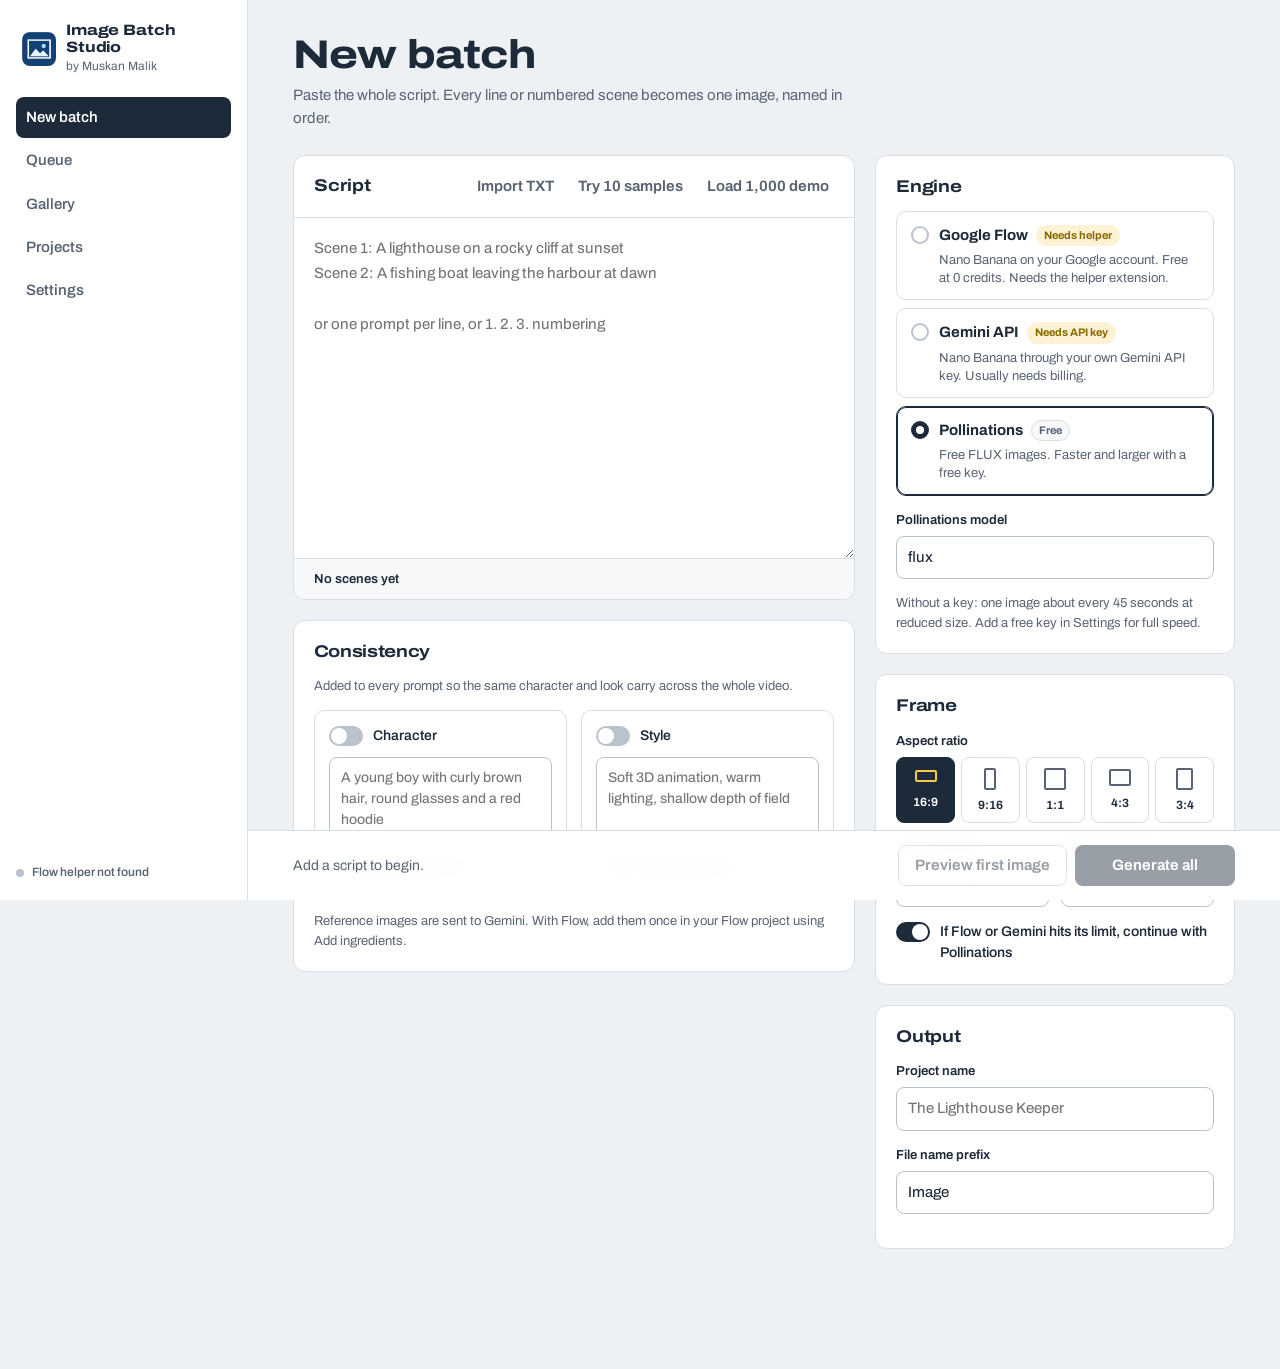
<file: index.html>
<!doctype html>
<html lang="en">
<head>
  <meta charset="utf-8">
  <meta name="viewport" content="width=device-width, initial-scale=1">
  <meta name="ibs-studio" content="1">
  <meta name="description" content="Turn a full video script into numbered images in one batch. Google Flow, Gemini or Pollinations, with retry, gallery and ZIP download.">
  <title>Image Batch Studio</title>
  <link rel="icon" href="assets/icon128.png">
  <link rel="preconnect" href="https://fonts.googleapis.com">
  <link rel="preconnect" href="https://fonts.gstatic.com" crossorigin>
  <link href="https://fonts.googleapis.com/css2?family=Archivo:wdth,wght@62..125,300..900&display=swap" rel="stylesheet">
  <link rel="stylesheet" href="css/app.css?v=4">
  <script type="module" src="js/app.js?v=4"></script>
</head>
<body>
  <a class="skip" href="#main">Skip to content</a>
  <div class="shell">
    <aside class="rail">
      <a class="brand" href="#new">
        <img src="assets/icon128.png" alt="" width="34" height="34">
        <span><strong>Image Batch Studio</strong><small>by Muskan Malik</small></span>
      </a>
      <nav aria-label="Main">
        <a href="#new" data-nav="new">New batch</a>
        <a href="#queue" data-nav="queue">Queue <span class="nav-count" id="nav-queue" hidden></span></a>
        <a href="#gallery" data-nav="gallery">Gallery</a>
        <a href="#projects" data-nav="projects">Projects</a>
        <a href="#settings" data-nav="settings">Settings</a>
      </nav>
      <div class="rail-run" id="rail-run" hidden>
        <p id="rail-run-name"></p>
        <div class="meter"><span id="rail-run-bar"></span></div>
        <p class="rail-run-count" id="rail-run-count"></p>
      </div>
      <div class="rail-foot">
        <p class="helper-chip" id="helper-chip" data-state="off"><span></span><b id="helper-text">Flow helper not found</b></p>
      </div>
    </aside>

    <main id="main" tabindex="-1">
      <!-- New batch -->
      <section class="view" id="view-new" aria-labelledby="new-title">
        <header class="view-head">
          <div>
            <h1 id="new-title">New batch</h1>
            <p class="lede">Paste the whole script. Every line or numbered scene becomes one image, named in order.</p>
          </div>
        </header>

        <div class="compose">
          <div class="compose-main">
            <div class="sheet script">
              <div class="script-bar">
                <label for="prompts">Script</label>
                <div class="bar-actions">
                  <button type="button" class="ghost" id="import-file">Import TXT</button>
                  <input type="file" id="prompt-file" accept=".txt,text/plain" hidden>
                  <button type="button" class="ghost" id="sample-10">Try 10 samples</button>
                  <button type="button" class="ghost" id="sample-1000">Load 1,000 demo</button>
                </div>
              </div>
              <textarea id="prompts" spellcheck="false" aria-describedby="prompts-help" placeholder="Scene 1: A lighthouse on a rocky cliff at sunset&#10;Scene 2: A fishing boat leaving the harbour at dawn&#10;&#10;or one prompt per line, or 1. 2. 3. numbering"></textarea>
              <p class="script-foot" id="prompts-help"><span id="prompt-count">No scenes yet</span><span id="prompt-warning" class="warn"></span></p>
            </div>
            <div class="strip" id="strip" aria-label="Scene preview" hidden><div class="strip-track" id="strip-track"></div></div>

            <div class="sheet">
              <h2>Consistency</h2>
              <p class="hint">Added to every prompt so the same character and look carry across the whole video.</p>
              <div class="consistency">
                <div class="consist" id="consist-character">
                  <label class="switch"><input type="checkbox" id="character-on"><span>Character</span></label>
                  <textarea id="character" rows="3" placeholder="A young boy with curly brown hair, round glasses and a red hoodie"></textarea>
                  <div class="ref">
                    <button type="button" class="ghost small" id="character-pick">Add reference image</button>
                    <input type="file" id="character-file" accept="image/png,image/jpeg,image/webp" hidden>
                    <img id="character-thumb" alt="Character reference" hidden>
                    <button type="button" class="link small" id="character-clear" hidden>Remove</button>
                  </div>
                </div>
                <div class="consist" id="consist-style">
                  <label class="switch"><input type="checkbox" id="style-on"><span>Style</span></label>
                  <textarea id="style" rows="3" placeholder="Soft 3D animation, warm lighting, shallow depth of field"></textarea>
                  <div class="ref">
                    <button type="button" class="ghost small" id="style-pick">Add reference image</button>
                    <input type="file" id="style-file" accept="image/png,image/jpeg,image/webp" hidden>
                    <img id="style-thumb" alt="Style reference" hidden>
                    <button type="button" class="link small" id="style-clear" hidden>Remove</button>
                  </div>
                </div>
              </div>
              <p class="hint">Reference images are sent to Gemini. With Flow, add them once in your Flow project using Add ingredients.</p>
            </div>
          </div>

          <div class="compose-side">
            <div class="sheet">
              <h2>Engine</h2>
              <div class="engines" role="radiogroup" aria-label="Image engine" id="engines"></div>
              <div class="engine-fields" id="fields-flow">
                <label>Flow model<select id="flow-model"></select></label>
                <label class="switch"><input type="checkbox" id="flow-downloads"><span>Also save Flow originals to Downloads</span></label>
              </div>
              <div class="engine-fields" id="fields-gemini">
                <label>Gemini model<input type="text" id="gemini-model" list="gemini-models" spellcheck="false" autocomplete="off"></label>
                <datalist id="gemini-models"></datalist>
              </div>
              <div class="engine-fields" id="fields-pollinations">
                <label>Pollinations model<input type="text" id="poll-model" list="poll-models" spellcheck="false" autocomplete="off"></label>
                <datalist id="poll-models"></datalist>
              </div>
              <p class="hint" id="engine-hint"></p>
            </div>

            <div class="sheet">
              <h2>Frame</h2>
              <fieldset class="ratios" id="ratios"><legend>Aspect ratio</legend></fieldset>
              <div class="pair">
                <label id="workers-field">Images at once
                  <span class="stepper"><button type="button" id="workers-down" aria-label="Fewer">−</button><input type="number" id="workers" min="1" max="5"><button type="button" id="workers-up" aria-label="More">+</button></span>
                </label>
                <label>Start from scene<input type="number" id="start-from" min="1" placeholder="1" inputmode="numeric"></label>
              </div>
              <label class="switch"><input type="checkbox" id="fallback"><span>If Flow or Gemini hits its limit, continue with Pollinations</span></label>
            </div>

            <div class="sheet">
              <h2>Output</h2>
              <label>Project name<input type="text" id="project-name" placeholder="The Lighthouse Keeper" autocomplete="off"></label>
              <label>File name prefix<input type="text" id="prefix" autocomplete="off"></label>
              <p class="hint" id="output-hint"></p>
            </div>
          </div>
        </div>

        <div class="launch">
          <p id="launch-summary">Add a script to begin.</p>
          <div class="launch-actions">
            <button type="button" class="secondary" id="preview" disabled>Preview first image</button>
            <button type="button" class="primary" id="start" disabled>Generate all</button>
          </div>
        </div>
      </section>

      <!-- Queue -->
      <section class="view" id="view-queue" aria-labelledby="queue-title" hidden>
        <header class="view-head">
          <div>
            <h1 id="queue-title">Queue</h1>
            <p class="lede" id="queue-sub">Keep this tab open while a batch runs.</p>
          </div>
          <div class="head-actions" id="queue-actions"></div>
        </header>
        <div id="queue-empty" class="empty" hidden>
          <h2>Nothing in the queue</h2>
          <p>Start a batch from New batch, or open an older one from Projects.</p>
          <a class="button primary" href="#new">New batch</a>
        </div>
        <div id="queue-body" hidden>
          <div class="sheet run">
            <div class="run-top">
              <p class="run-count"><strong id="run-done">0</strong><span id="run-of">of 0 done</span></p>
              <span class="pill" id="run-status"></span>
            </div>
            <div class="meter big" role="progressbar" aria-labelledby="run-percent" id="run-meter"><span id="run-bar"></span><i id="run-bar-failed"></i></div>
            <div class="eta"><p id="run-percent"></p><p id="run-eta"></p></div>
            <dl class="figures">
              <div><dt>Waiting</dt><dd id="fig-pending">0</dd></div>
              <div><dt>Generating</dt><dd id="fig-generating">0</dd></div>
              <div><dt>Failed</dt><dd id="fig-failed">0</dd></div>
              <div><dt>Engine</dt><dd id="fig-engine"></dd></div>
            </dl>
            <p class="notice" id="run-reason" hidden></p>
            <div class="preview-shot" id="preview-shot" hidden></div>
            <div class="switcher" id="switcher" hidden>
              <label>Engine for the remaining scenes<select id="switch-engine"></select></label>
              <button type="button" class="secondary" id="switch-go">Switch engine</button>
            </div>
          </div>
          <div class="sheet list-sheet">
            <div class="list-head">
              <div class="tabs" role="tablist" aria-label="Filter scenes" id="queue-tabs"></div>
            </div>
            <ol class="scenes" id="scene-list"></ol>
            <div class="pager" id="scene-pager" hidden>
              <button type="button" class="ghost" id="scene-prev">Previous</button>
              <span id="scene-range"></span>
              <button type="button" class="ghost" id="scene-next">Next</button>
            </div>
          </div>
        </div>
      </section>

      <!-- Gallery -->
      <section class="view" id="view-gallery" aria-labelledby="gallery-title" hidden>
        <header class="view-head">
          <div>
            <h1 id="gallery-title">Gallery</h1>
            <p class="lede" id="gallery-sub">Finished frames in scene order.</p>
          </div>
          <div class="head-actions">
            <button type="button" class="secondary" id="gallery-retry" hidden>Retry failed</button>
            <button type="button" class="primary" id="gallery-zip" disabled>Download all as ZIP</button>
          </div>
        </header>
        <div class="tabs" role="tablist" aria-label="Filter images" id="gallery-tabs"></div>
        <div class="contact" id="contact"></div>
        <div class="pager" id="gallery-pager" hidden>
          <button type="button" class="ghost" id="gallery-prev">Previous</button>
          <span id="gallery-range"></span>
          <button type="button" class="ghost" id="gallery-next">Next</button>
        </div>
      </section>

      <!-- Projects -->
      <section class="view" id="view-projects" aria-labelledby="projects-title" hidden>
        <header class="view-head">
          <div>
            <h1 id="projects-title">Projects</h1>
            <p class="lede">Every batch is saved in this browser with its images, until you delete it.</p>
          </div>
        </header>
        <div id="project-list"></div>
      </section>

      <!-- Settings -->
      <section class="view" id="view-settings" aria-labelledby="settings-title" hidden>
        <header class="view-head">
          <div>
            <h1 id="settings-title">Settings</h1>
            <p class="lede">Keys and folders are stored only in this browser.</p>
          </div>
        </header>
        <div class="settings">
          <div class="sheet">
            <h2>Google Flow helper</h2>
            <p class="helper-status" id="helper-status"></p>
            <ol class="steps">
              <li><a href="helper-extension.zip" download>Download the helper extension</a> and unzip it.</li>
              <li>Open <b>chrome://extensions</b> (or <b>edge://extensions</b>), turn on Developer mode, and choose Load unpacked.</li>
              <li>Open <a href="https://flow.google.com/" target="_blank" rel="noopener">Google Flow</a> in another tab, sign in, and open a project.</li>
              <li>Reload this page. The status above turns green.</li>
            </ol>
            <div class="row"><button type="button" class="secondary" id="open-flow">Open Google Flow</button><button type="button" class="ghost" id="check-helper">Check again</button></div>
          </div>
          <div class="sheet">
            <h2>API keys</h2>
            <label>Gemini API key<input type="password" id="gemini-key" autocomplete="off" placeholder="From aistudio.google.com"></label>
            <p class="hint">Google's free tier often allows no image requests, so the Gemini engine usually needs billing on this key.</p>
            <label>Pollinations key (optional)<input type="password" id="poll-key" autocomplete="off" placeholder="pk_ or sk_ key from enter.pollinations.ai"></label>
            <p class="hint" id="poll-hint">Without a key, Pollinations makes one smaller image about every 45 seconds. A free key unlocks more models, full size and parallel images.</p>
          </div>
          <div class="sheet">
            <h2>Save to a folder</h2>
            <p class="hint" id="folder-hint">Write each image into a folder on your computer as soon as it is finished.</p>
            <p class="folder-name" id="folder-name"></p>
            <div class="row"><button type="button" class="secondary" id="choose-folder">Choose folder</button><button type="button" class="link" id="forget-folder" hidden>Stop saving to folder</button></div>
          </div>
          <div class="sheet danger-zone">
            <h2>Clear all data</h2>
            <p class="hint">Deletes every project, image, key and setting stored by this website in this browser.</p>
            <button type="button" class="danger" id="clear-all">Clear all data</button>
          </div>
        </div>
      </section>
    </main>
  </div>

  <dialog class="viewer" id="viewer" aria-labelledby="viewer-title">
    <div class="viewer-frame"><img id="viewer-image" alt=""></div>
    <div class="viewer-side">
      <div class="viewer-top">
        <h2 id="viewer-title"></h2>
        <button type="button" class="ghost" id="viewer-close">Close</button>
      </div>
      <p id="viewer-prompt" class="viewer-prompt"></p>
      <p id="viewer-meta" class="hint"></p>
      <div class="row">
        <button type="button" class="primary" id="viewer-download">Download image</button>
        <button type="button" class="secondary" id="viewer-redo">Make again</button>
      </div>
      <div class="row viewer-nav">
        <button type="button" class="ghost" id="viewer-prev">Previous frame</button>
        <button type="button" class="ghost" id="viewer-next">Next frame</button>
      </div>
    </div>
  </dialog>

  <dialog class="confirm" id="confirm" aria-labelledby="confirm-title">
    <h2 id="confirm-title"></h2>
    <p id="confirm-text"></p>
    <div class="row end"><button type="button" class="ghost" id="confirm-cancel">Cancel</button><button type="button" class="danger" id="confirm-ok"></button></div>
  </dialog>

  <div class="toasts" id="toasts" role="status" aria-live="polite"></div>
</body>
</html>
</file>
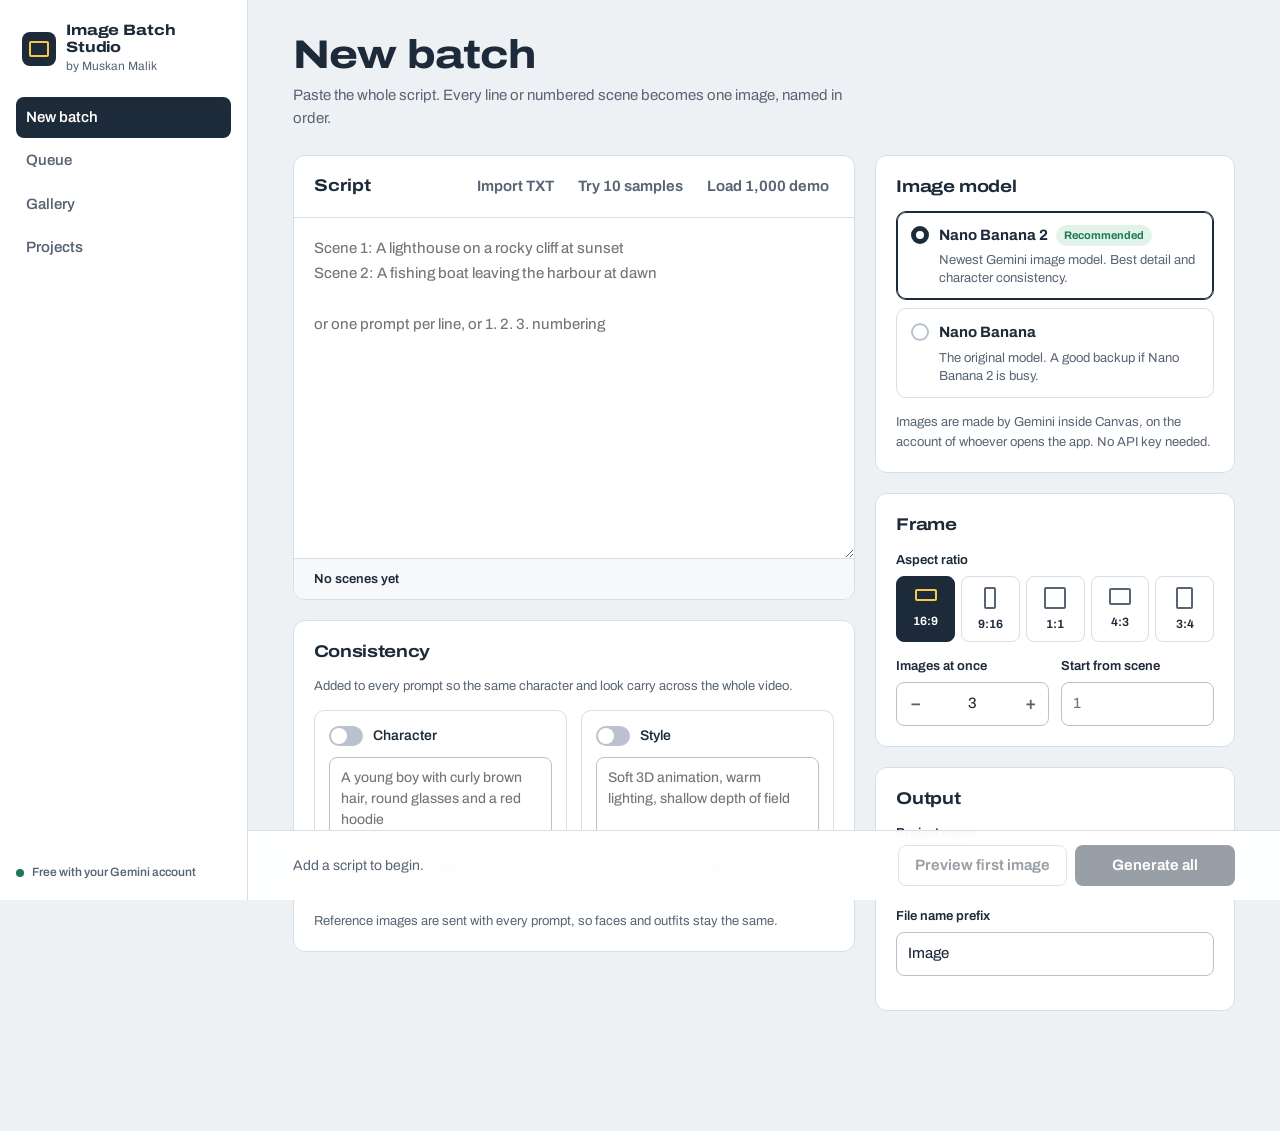
<file: canvas.html>
<!doctype html>
<html lang="en">
<head>
  <meta charset="utf-8">
  <meta name="viewport" content="width=device-width, initial-scale=1">
  <meta name="description" content="Turn a full video script into numbered images in one batch, free inside Gemini Canvas.">
  <title>Image Batch Studio</title>
  <link rel="preconnect" href="https://fonts.googleapis.com">
  <link rel="preconnect" href="https://fonts.gstatic.com" crossorigin>
  <link href="https://fonts.googleapis.com/css2?family=Archivo:wdth,wght@62..125,300..900&display=swap" rel="stylesheet">
  <style>:root{--lightbox: #eef1f4;--sheet: #ffffff;--sheet-soft: #f6f8fa;--ink: #1d2a3a;--graphite: #586473;--rule: #d8dee6;--rule-strong: #b9c2cd;--film: #1c2027;--film-edge: #2a2f38;--pencil: #f7c948;--pencil-ink: #6b4e00;--go: #1e7a55;--go-soft: #e2f3eb;--stop: #c23b2a;--stop-soft: #fbe7e4;--wait: #8a6a00;--wait-soft: #fdf3d4;--focus: #2f6fde;--wide: "wdth" 118;--narrow: "wdth" 72;font-family:Archivo,system-ui,sans-serif;font-size:15px;line-height:1.55;color:var(--ink);background:var(--lightbox);-webkit-font-smoothing:antialiased}*{box-sizing:border-box}[hidden]{display:none!important}body{margin:0;min-height:100vh}h1,h2,h3,p,ol,dl,dd,figure{margin:0}h1,h2{font-variation-settings:var(--wide);letter-spacing:-.02em}h1{font-size:clamp(28px,3.2vw,40px);font-weight:760;line-height:1.05}h2{font-size:17px;font-weight:700;line-height:1.25}a{color:var(--ink)}button,input,select,textarea{font:inherit;color:inherit}:focus-visible{outline:2px solid var(--focus);outline-offset:2px}.skip{position:absolute;left:-999px;top:8px;background:var(--ink);color:#fff;padding:8px 12px;border-radius:6px;z-index:50}.skip:focus{left:8px}.shell{display:grid;grid-template-columns:248px minmax(0,1fr);min-height:100vh}.rail{position:sticky;top:0;height:100vh;display:flex;flex-direction:column;gap:22px;padding:22px 16px 18px;border-right:1px solid var(--rule);background:var(--sheet)}.brand{display:flex;align-items:center;gap:10px;text-decoration:none;padding:0 6px}.brand img{border-radius:8px}.logo{width:34px;height:34px;flex:none;border-radius:8px;background:var(--ink);position:relative}.logo:before{content:"";position:absolute;inset:9px 7px;border:2.5px solid var(--pencil);border-radius:2px}.logo:after{content:"";position:absolute;inset:4px 7px;background:radial-gradient(circle,var(--ink) 0 1.2px,transparent 1.5px) 0 0 / 5px 3px repeat-x,radial-gradient(circle,var(--ink) 0 1.2px,transparent 1.5px) 0 100% / 5px 3px repeat-x}.brand strong{display:block;font-size:15px;font-weight:760;font-variation-settings:var(--wide);letter-spacing:-.01em;line-height:1.15}.brand small{display:block;font-size:12px;color:var(--graphite)}.rail nav{display:grid;gap:2px}.rail nav [data-nav]{width:100%;border:0;background:none;font:inherit;text-align:left;cursor:pointer;min-height:0;display:flex;align-items:center;justify-content:space-between;padding:9px 10px;border-radius:8px;text-decoration:none;font-weight:560;color:var(--graphite)}.rail nav [data-nav]:hover{background:var(--sheet-soft);color:var(--ink)}.rail nav [data-nav][aria-current=page]{background:var(--ink);color:#fff}.nav-count{font-variation-settings:var(--narrow);font-weight:800;font-size:12px;background:var(--pencil);color:var(--ink);border-radius:999px;padding:1px 8px}.rail-run{border:1px solid var(--rule);border-radius:10px;padding:12px;display:grid;gap:8px}.rail-run p{font-size:13px;font-weight:640;overflow:hidden;text-overflow:ellipsis;white-space:nowrap}.rail-run .rail-run-count{font-weight:500;color:var(--graphite);font-size:12px}.rail-foot{margin-top:auto}.helper-chip{display:flex;align-items:center;gap:8px;font-size:12px;color:var(--graphite)}.helper-chip span{width:8px;height:8px;border-radius:50%;background:var(--rule-strong);flex:none}.helper-chip[data-state=ready] span{background:var(--go)}.helper-chip[data-state=no-tab] span{background:var(--pencil)}.helper-chip b{font-weight:560}main{padding:34px clamp(18px,3.5vw,48px) 120px;min-width:0;outline:none}.view{max-width:1240px;margin:0 auto}.view-head{display:flex;align-items:flex-end;justify-content:space-between;gap:20px;margin-bottom:24px;flex-wrap:wrap}.lede{margin-top:8px;color:var(--graphite);max-width:62ch}.head-actions,.row{display:flex;gap:8px;flex-wrap:wrap;align-items:center}.row.end{justify-content:flex-end}button,.button{display:inline-flex;align-items:center;justify-content:center;gap:6px;min-height:40px;padding:8px 16px;border-radius:8px;border:1px solid transparent;font-weight:640;cursor:pointer;text-decoration:none;white-space:nowrap;background:none}button:disabled{opacity:.45;cursor:not-allowed}.primary{background:var(--ink);color:#fff}.primary:hover:not(:disabled){background:#0f1825}.secondary{background:var(--sheet);border-color:var(--rule-strong)}.secondary:hover:not(:disabled){border-color:var(--ink)}.ghost{min-height:34px;padding:6px 10px;color:var(--graphite)}.ghost:hover:not(:disabled){background:var(--sheet-soft);color:var(--ink)}.link{min-height:0;padding:2px 4px;color:var(--graphite);text-decoration:underline;text-underline-offset:3px}.danger{background:var(--stop);color:#fff}.danger:hover:not(:disabled){background:#a32f20}.small{font-size:13px;min-height:32px;padding:5px 10px}label{display:grid;gap:6px;font-size:13px;font-weight:620}input[type=text],input[type=password],input[type=number],select,textarea{width:100%;border:1px solid var(--rule-strong);border-radius:8px;background:var(--sheet);padding:9px 11px;font-weight:450;font-size:15px}input:hover,select:hover,textarea:hover{border-color:var(--graphite)}textarea{resize:vertical;line-height:1.5}.switch{display:flex;align-items:flex-start;gap:10px;font-weight:560;font-size:14px;cursor:pointer}.switch input{appearance:none;flex:none;width:34px;height:20px;margin:1px 0 0;border-radius:999px;background:var(--rule-strong);position:relative;cursor:pointer;transition:background .15s}.switch input:after{content:"";position:absolute;top:2px;left:2px;width:16px;height:16px;border-radius:50%;background:#fff;transition:transform .15s}.switch input:checked{background:var(--ink)}.switch input:checked:after{transform:translate(14px)}.hint{font-size:13px;color:var(--graphite)}.warn{color:var(--stop)}.sheet{background:var(--sheet);border:1px solid var(--rule);border-radius:12px;padding:20px;display:grid;gap:14px;align-content:start}.compose{display:grid;grid-template-columns:minmax(0,1fr) 360px;gap:20px;align-items:start}.compose-main,.compose-side{display:grid;gap:20px;min-width:0}.compose-side{position:sticky;top:24px}.script{padding:0;gap:0;overflow:hidden}.script-bar{display:flex;justify-content:space-between;align-items:center;gap:10px;padding:12px 14px 12px 20px;border-bottom:1px solid var(--rule);flex-wrap:wrap}.script-bar label{font-size:17px;font-weight:700;font-variation-settings:var(--wide)}.bar-actions{display:flex;flex-wrap:wrap;gap:2px}#prompts{border:0;border-radius:0;min-height:340px;max-height:70vh;padding:18px 20px;font-size:15px;line-height:1.7}#prompts:focus-visible{outline-offset:-2px}.script-foot{display:flex;justify-content:space-between;gap:12px;padding:10px 20px;border-top:1px solid var(--rule);background:var(--sheet-soft);font-size:13px;font-weight:600}.strip{--hole: 7px;background:var(--film);border-radius:6px;padding:20px 0;position:relative;overflow:hidden}.strip:before,.strip:after{content:"";position:absolute;left:0;right:0;height:8px;background:radial-gradient(circle,var(--lightbox) 0 2.6px,transparent 3px) 0 0 / 16px 8px repeat-x;opacity:.9}.strip:before{top:6px}.strip:after{bottom:6px}.strip-track{display:flex;gap:10px;overflow-x:auto;padding:0 16px;scrollbar-width:thin;scrollbar-color:#4a515d transparent}.frame-card{flex:none;width:168px;aspect-ratio:16 / 10;background:var(--film-edge);border-radius:3px;padding:9px 10px;display:flex;flex-direction:column;gap:4px;color:#d3d8df}.frame-card b,.frame-no{font-variation-settings:var(--narrow);font-weight:800;color:var(--pencil);font-size:15px;letter-spacing:.02em;font-feature-settings:"tnum"}.frame-card span{font-size:12px;line-height:1.35;display:-webkit-box;-webkit-line-clamp:3;-webkit-box-orient:vertical;overflow:hidden}.frame-card.more{align-items:center;justify-content:center;color:#9aa3ae;font-size:13px}.consistency{display:grid;grid-template-columns:1fr 1fr;gap:14px}.consist{display:grid;gap:10px;align-content:start;padding:14px;border:1px solid var(--rule);border-radius:10px}.consist.on{border-color:var(--ink)}.consist textarea{min-height:74px;font-size:14px}.ref{display:flex;align-items:center;gap:10px}.ref img{width:44px;height:44px;object-fit:cover;border-radius:6px;border:1px solid var(--rule)}.engines{display:grid;gap:8px}.engine{display:grid;grid-template-columns:18px 1fr;gap:4px 10px;padding:12px 14px;border:1px solid var(--rule);border-radius:10px;cursor:pointer;text-align:left;white-space:normal;justify-content:stretch;align-items:start;min-height:0;font-weight:400}.engine:hover{border-color:var(--rule-strong)}.engine[aria-checked=true]{border-color:var(--ink);box-shadow:inset 0 0 0 1px var(--ink)}.engine i{grid-row:span 2;width:18px;height:18px;border-radius:50%;border:2px solid var(--rule-strong);margin-top:2px}.engine[aria-checked=true] i{border:5px solid var(--ink)}.engine strong{font-weight:700;font-size:15px;display:flex;gap:8px;align-items:center}.engine small{font-size:13px;color:var(--graphite);line-height:1.4}.tag{font-size:11px;font-weight:700;padding:1px 7px;border-radius:999px;background:var(--sheet-soft);color:var(--graphite);border:1px solid var(--rule)}.tag.ok{background:var(--go-soft);color:var(--go);border-color:transparent}.tag.attn{background:var(--wait-soft);color:var(--wait);border-color:transparent}.engine-fields{display:grid;gap:12px}.ratios{border:0;padding:0;margin:0;display:grid;grid-template-columns:repeat(5,1fr);gap:6px}.ratios legend{font-size:13px;font-weight:620;margin-bottom:6px;padding:0}.ratio{display:grid;justify-items:center;gap:6px;padding:10px 2px 8px;border:1px solid var(--rule);border-radius:8px;font-size:12px;font-weight:650;min-height:0}.ratio i{display:block;border:2px solid var(--graphite);border-radius:2px}.ratio[aria-pressed=true]{border-color:var(--ink);background:var(--ink);color:#fff}.ratio[aria-pressed=true] i{border-color:var(--pencil)}.pair{display:grid;grid-template-columns:1fr 1fr;gap:12px}.stepper{display:grid;grid-template-columns:36px 1fr 36px;border:1px solid var(--rule-strong);border-radius:8px;overflow:hidden}.stepper button{min-height:0;padding:0;border-radius:0;font-size:18px;color:var(--graphite)}.stepper button:hover{background:var(--sheet-soft)}.stepper input{border:0;border-radius:0;text-align:center;padding:9px 0;-moz-appearance:textfield}.stepper input::-webkit-inner-spin-button{display:none}.launch{position:fixed;left:248px;right:0;bottom:0;z-index:10;display:flex;justify-content:space-between;align-items:center;gap:16px;padding:14px clamp(18px,3.5vw,48px);background:#fffffff0;backdrop-filter:blur(8px);border-top:1px solid var(--rule)}.launch p{font-size:14px;color:var(--graphite);min-width:0}.launch p strong{color:var(--ink)}.launch-actions{display:flex;gap:8px;flex:none}.launch .primary{min-width:160px}.run{gap:16px;margin-bottom:20px}.run-top{display:flex;justify-content:space-between;align-items:center;gap:12px}.run-count{display:flex;align-items:baseline;gap:10px}.run-count strong{font-size:56px;line-height:1;font-weight:800;font-variation-settings:var(--narrow);font-feature-settings:"tnum";letter-spacing:-.01em}.run-count span{color:var(--graphite);font-weight:560}.meter{position:relative;height:6px;background:var(--sheet-soft);border-radius:999px;overflow:hidden;border:1px solid var(--rule)}.meter span,.meter i{position:absolute;top:0;bottom:0;left:0;width:0;background:var(--pencil);transition:width .4s ease}.meter i{background:var(--stop);left:auto;right:0}.meter.big{height:14px;background:repeating-linear-gradient(90deg,var(--sheet-soft) 0 22px,#e9edf1 22px 24px)}.meter.big span{background:var(--ink)}.eta{display:flex;justify-content:space-between;align-items:baseline;gap:12px;flex-wrap:wrap;margin-top:-6px}#run-percent{font-weight:720;font-feature-settings:"tnum"}#run-eta{color:var(--graphite);font-size:14px;font-feature-settings:"tnum"}#run-eta strong{color:var(--ink);font-weight:700}.figures{display:grid;grid-template-columns:repeat(4,minmax(0,1fr));gap:0;border-top:1px solid var(--rule)}.figures div{padding:12px 0 0}.figures div+div{padding-left:16px;border-left:1px solid var(--rule)}.figures dt{font-size:12px;color:var(--graphite)}.figures dd{font-size:20px;font-weight:720;font-feature-settings:"tnum";overflow:hidden;text-overflow:ellipsis;white-space:nowrap}#fig-engine{font-size:15px;padding-top:4px}.pill{font-size:12px;font-weight:700;padding:3px 10px;border-radius:999px;background:var(--sheet-soft);color:var(--graphite);border:1px solid var(--rule);white-space:nowrap}.pill.running,.pill.generating{background:var(--ink);color:#fff;border-color:var(--ink)}.pill.completed{background:var(--go-soft);color:var(--go);border-color:transparent}.pill.failed,.pill.stopped{background:var(--stop-soft);color:var(--stop);border-color:transparent}.pill.paused,.pill.pausing,.pill.stopping{background:var(--wait-soft);color:var(--wait);border-color:transparent}.notice{background:var(--wait-soft);color:#5c4700;border-radius:8px;padding:10px 12px;font-size:14px}.preview-shot{display:grid;grid-template-columns:220px 1fr;gap:16px;align-items:center}.preview-shot img{width:100%;border-radius:6px;display:block}.switcher{display:flex;gap:10px;align-items:end;padding-top:14px;border-top:1px solid var(--rule);flex-wrap:wrap}.switcher label{flex:1;min-width:200px}.list-sheet{padding:0;gap:0}.list-head{padding:12px 16px;border-bottom:1px solid var(--rule)}.tabs{display:flex;gap:4px;flex-wrap:wrap}#gallery-tabs{margin-bottom:16px}.tabs button{min-height:32px;padding:4px 12px;border-radius:999px;font-size:13px;color:var(--graphite);font-weight:600}.tabs button:hover{color:var(--ink);background:var(--sheet)}.tabs button[aria-selected=true]{background:var(--ink);color:#fff}.tabs button em{font-style:normal;font-feature-settings:"tnum";opacity:.7;margin-left:2px}.scenes{list-style:none;padding:0}.scene{display:grid;grid-template-columns:64px 96px minmax(0,1fr) auto;gap:14px;align-items:center;padding:12px 16px;border-bottom:1px solid var(--rule)}.scene:last-child{border-bottom:0}.scene .frame-no{color:var(--ink);font-size:20px}.scene .thumb{width:96px;aspect-ratio:16 / 10;border-radius:4px;background:var(--sheet-soft);border:1px solid var(--rule);object-fit:cover;display:block;padding:0;min-height:0;overflow:hidden;cursor:zoom-in}.scene .thumb img{width:100%;height:100%;object-fit:cover;display:block}.scene div.thumb{cursor:default}.scene-body{min-width:0;display:grid;gap:3px}.scene-body p{font-size:14px;overflow:hidden;text-overflow:ellipsis;display:-webkit-box;-webkit-line-clamp:2;-webkit-box-orient:vertical}.scene-body .err{color:var(--stop);font-size:13px;-webkit-line-clamp:3}.scene-side{display:flex;gap:6px;align-items:center}.scene.generating .thumb{background:linear-gradient(100deg,var(--sheet-soft) 30%,#e3e8ee 50%,var(--sheet-soft) 70%) 0 0 / 200% 100%;animation:shimmer 1.4s linear infinite}@keyframes shimmer{to{background-position:-200% 0}}.pager{display:flex;justify-content:space-between;align-items:center;padding:12px 16px;font-size:13px;color:var(--graphite)}.empty{text-align:center;padding:70px 20px;display:grid;gap:10px;justify-items:center;border:1px dashed var(--rule-strong);border-radius:12px}.empty p{color:var(--graphite);max-width:46ch}.empty .button{margin-top:6px}.contact{background:var(--film);border-radius:8px;padding:26px 22px;display:grid;grid-template-columns:repeat(auto-fill,minmax(230px,1fr));gap:30px 16px;position:relative}.contact>.empty{grid-column:1 / -1;border-color:#454c57;color:#c9ced6}.contact>.empty p{color:#9aa3ae}.shot{display:grid;gap:7px;min-width:0;position:relative}.shot-frame{position:relative;padding:11px 0;background:var(--film-edge);border-radius:3px}.shot-frame:before,.shot-frame:after{content:"";position:absolute;left:6px;right:6px;height:6px;background:radial-gradient(circle,var(--film) 0 2px,transparent 2.4px) 0 0 / 12px 6px repeat-x}.shot-frame:before{top:2.5px}.shot-frame:after{bottom:2.5px}.shot-frame button,.shot-frame .slot{display:block;width:100%;aspect-ratio:16 / 10;padding:0;border:0;border-radius:0;background:#111419;overflow:hidden;min-height:0}.shot-frame button{cursor:zoom-in}.shot-frame img{width:100%;height:100%;object-fit:cover;display:block;transition:opacity .2s}.shot-frame button:hover img{opacity:.85}.slot{display:grid!important;place-items:center;color:#8e97a3;font-size:13px}.shot.failed .slot{color:#f2a497;background:repeating-linear-gradient(135deg,#1d1416 0 10px,#23181a 10px 20px)}.shot.generating .slot{background:linear-gradient(100deg,#15181d 30%,#232830,#15181d 70%) 0 0 / 200% 100%;animation:shimmer 1.4s linear infinite}.shot-cap{display:flex;justify-content:space-between;align-items:baseline;gap:8px;color:#c9ced6}.shot-cap .frame-no{font-size:17px}.shot.failed .frame-no{color:#ff8f7d;text-decoration:line-through;text-decoration-thickness:2px}.shot-cap button{min-height:0;padding:2px 8px;font-size:12px;color:var(--pencil);border:1px solid #4b4430;border-radius:6px}.shot-text{font-size:12px;color:#9aa3ae;line-height:1.4;display:-webkit-box;-webkit-line-clamp:2;-webkit-box-orient:vertical;overflow:hidden}.shot-text.err{color:#f2a497}#gallery-pager{color:var(--graphite)}.projects{display:grid;gap:0;background:var(--sheet);border:1px solid var(--rule);border-radius:12px;overflow:hidden}.project{display:grid;grid-template-columns:120px minmax(0,1fr) auto;gap:18px;align-items:center;padding:16px 18px;border-bottom:1px solid var(--rule)}.project:last-child{border-bottom:0}.project-cover{width:120px;aspect-ratio:16 / 10;border-radius:4px;background:var(--film);overflow:hidden;display:grid;place-items:center}.project-cover img{width:100%;height:100%;object-fit:cover}.project-cover b{font-variation-settings:var(--narrow);color:var(--pencil);font-weight:800}.project-info{min-width:0;display:grid;gap:4px}.project-info h2{overflow:hidden;text-overflow:ellipsis;white-space:nowrap}.project-facts{display:flex;flex-wrap:wrap;gap:4px 14px;font-size:13px;color:var(--graphite)}.project-facts span{white-space:nowrap}.project .meter{max-width:280px}.project-actions{display:flex;gap:6px;flex-wrap:wrap;justify-content:flex-end}.settings{display:grid;grid-template-columns:repeat(2,minmax(0,1fr));gap:20px;align-items:start}.steps{padding-left:20px;display:grid;gap:6px;font-size:14px;color:var(--graphite)}.steps b{color:var(--ink);font-weight:650}.helper-status{font-weight:640;display:flex;gap:8px;align-items:center}.helper-status:before{content:"";width:10px;height:10px;border-radius:50%;background:var(--rule-strong)}.helper-status[data-state=ready]:before{background:var(--go)}.helper-status[data-state=no-tab]:before{background:var(--pencil)}.folder-name{font-weight:650}.folder-name:empty{display:none}.danger-zone{border-color:#efc6c0}dialog{border:0;padding:0;color:var(--ink)}dialog::backdrop{background:#10141ab8}.viewer{width:min(1180px,calc(100vw - 32px));max-height:calc(100vh - 32px);border-radius:12px;background:var(--film);color:#e6e9ee;grid-template-columns:minmax(0,1fr) 320px;overflow:hidden}.viewer[open]{display:grid}.viewer-frame{display:grid;place-items:center;background:#0e1014;min-height:300px}.viewer-frame img{max-width:100%;max-height:calc(100vh - 32px);display:block}.viewer-side{padding:20px;display:flex;flex-direction:column;gap:14px;overflow:auto}.viewer-top{display:flex;justify-content:space-between;align-items:center;gap:10px}.viewer-top h2{font-variation-settings:var(--narrow);color:var(--pencil);font-size:26px;font-weight:800}.viewer .ghost{color:#b9c0ca}.viewer .ghost:hover:not(:disabled){background:var(--film-edge);color:#fff}.viewer .secondary{background:transparent;color:#e6e9ee;border-color:#4a515d}.viewer .primary{background:var(--pencil);color:var(--ink)}.viewer-prompt{font-size:14px;line-height:1.6;white-space:pre-wrap}.viewer .hint{color:#9aa3ae}.viewer-nav{margin-top:auto;justify-content:space-between}.confirm{width:min(420px,calc(100vw - 32px));border-radius:12px;padding:22px;background:var(--sheet)}.confirm[open]{display:grid;gap:12px}.confirm p{color:var(--graphite)}.toasts{position:fixed;right:20px;bottom:90px;display:grid;gap:8px;z-index:60;justify-items:end}.toast{background:var(--ink);color:#fff;padding:11px 16px;border-radius:10px;font-size:14px;max-width:380px;box-shadow:0 8px 24px #1018243d;animation:toast-in .2s ease-out}.toast.error{background:var(--stop)}@keyframes toast-in{0%{opacity:0;transform:translateY(6px)}}@media(max-width:1080px){.compose{grid-template-columns:1fr}.compose-side{position:static;grid-template-columns:repeat(auto-fit,minmax(280px,1fr))}}@media(max-width:820px){.shell{grid-template-columns:1fr}.rail{position:sticky;z-index:20;height:auto;flex-direction:row;flex-wrap:wrap;align-items:center;gap:10px;padding:10px 14px;border-right:0;border-bottom:1px solid var(--rule)}.brand small,.rail-run,.rail-foot{display:none}.rail nav{display:flex;overflow-x:auto;width:100%;gap:4px}.rail nav [data-nav]{white-space:nowrap;padding:7px 10px}main{padding-top:22px}.launch{left:0;flex-direction:column;align-items:stretch}.launch-actions>*{flex:1}.consistency,.settings,.pair{grid-template-columns:1fr}.scene{grid-template-columns:52px minmax(0,1fr) auto}.scene .thumb{display:none}.project{grid-template-columns:1fr}.project-cover{width:100%}.project-actions{justify-content:flex-start}.viewer{grid-template-columns:1fr;overflow:auto}.figures{grid-template-columns:repeat(2,1fr)}.figures div:nth-child(3){padding-left:0;border-left:0}.run-count strong{font-size:42px}.preview-shot{grid-template-columns:1fr}}@media(prefers-reduced-motion:reduce){*,*:before,*:after{animation:none!important;transition:none!important}}
</style>
</head>
<body>
    <div class="shell">
    <aside class="rail">
      <div class="brand">
        <span class="logo" aria-hidden="true"></span>
        <span><strong>Image Batch Studio</strong><small>by Muskan Malik</small></span>
      </div>
      <nav aria-label="Main">
        <button type="button" data-nav="new">New batch</button>
        <button type="button" data-nav="queue">Queue <span class="nav-count" id="nav-queue" hidden></span></button>
        <button type="button" data-nav="gallery">Gallery</button>
        <button type="button" data-nav="projects">Projects</button>
      </nav>
      <div class="rail-run" id="rail-run" hidden>
        <p id="rail-run-name"></p>
        <div class="meter"><span id="rail-run-bar"></span></div>
        <p class="rail-run-count" id="rail-run-count"></p>
      </div>
      <div class="rail-foot">
        <p class="helper-chip" data-state="ready"><span></span><b>Free with your Gemini account</b></p>
      </div>
    </aside>

    <main id="main" tabindex="-1">
      <!-- New batch -->
      <section class="view" id="view-new" aria-labelledby="new-title">
        <header class="view-head">
          <div>
            <h1 id="new-title">New batch</h1>
            <p class="lede">Paste the whole script. Every line or numbered scene becomes one image, named in order.</p>
          </div>
        </header>

        <div class="compose">
          <div class="compose-main">
            <div class="sheet script">
              <div class="script-bar">
                <label for="prompts">Script</label>
                <div class="bar-actions">
                  <button type="button" class="ghost" id="import-file">Import TXT</button>
                  <input type="file" id="prompt-file" accept=".txt,text/plain" hidden>
                  <button type="button" class="ghost" id="sample-10">Try 10 samples</button>
                  <button type="button" class="ghost" id="sample-1000">Load 1,000 demo</button>
                </div>
              </div>
              <textarea id="prompts" spellcheck="false" aria-describedby="prompts-help" placeholder="Scene 1: A lighthouse on a rocky cliff at sunset&#10;Scene 2: A fishing boat leaving the harbour at dawn&#10;&#10;or one prompt per line, or 1. 2. 3. numbering"></textarea>
              <p class="script-foot" id="prompts-help"><span id="prompt-count">No scenes yet</span><span id="prompt-warning" class="warn"></span></p>
            </div>
            <div class="strip" id="strip" aria-label="Scene preview" hidden><div class="strip-track" id="strip-track"></div></div>

            <div class="sheet">
              <h2>Consistency</h2>
              <p class="hint">Added to every prompt so the same character and look carry across the whole video.</p>
              <div class="consistency">
                <div class="consist" id="consist-character">
                  <label class="switch"><input type="checkbox" id="character-on"><span>Character</span></label>
                  <textarea id="character" rows="3" placeholder="A young boy with curly brown hair, round glasses and a red hoodie"></textarea>
                  <div class="ref">
                    <button type="button" class="ghost small" id="character-pick">Add reference image</button>
                    <input type="file" id="character-file" accept="image/png,image/jpeg,image/webp" hidden>
                    <img id="character-thumb" alt="Character reference" hidden>
                    <button type="button" class="link small" id="character-clear" hidden>Remove</button>
                  </div>
                </div>
                <div class="consist" id="consist-style">
                  <label class="switch"><input type="checkbox" id="style-on"><span>Style</span></label>
                  <textarea id="style" rows="3" placeholder="Soft 3D animation, warm lighting, shallow depth of field"></textarea>
                  <div class="ref">
                    <button type="button" class="ghost small" id="style-pick">Add reference image</button>
                    <input type="file" id="style-file" accept="image/png,image/jpeg,image/webp" hidden>
                    <img id="style-thumb" alt="Style reference" hidden>
                    <button type="button" class="link small" id="style-clear" hidden>Remove</button>
                  </div>
                </div>
              </div>
              <p class="hint">Reference images are sent with every prompt, so faces and outfits stay the same.</p>
            </div>
          </div>

          <div class="compose-side">
            <div class="sheet">
              <h2>Image model</h2>
              <div class="engines" role="radiogroup" aria-label="Image model" id="engines"></div>
              <p class="hint">Images are made by Gemini inside Canvas, on the account of whoever opens the app. No API key needed.</p>
            </div>

            <div class="sheet">
              <h2>Frame</h2>
              <fieldset class="ratios" id="ratios"><legend>Aspect ratio</legend></fieldset>
              <div class="pair">
                <label id="workers-field">Images at once
                  <span class="stepper"><button type="button" id="workers-down" aria-label="Fewer">−</button><input type="number" id="workers" min="1" max="5"><button type="button" id="workers-up" aria-label="More">+</button></span>
                </label>
                <label>Start from scene<input type="number" id="start-from" min="1" placeholder="1" inputmode="numeric"></label>
              </div>
            </div>

            <div class="sheet">
              <h2>Output</h2>
              <label>Project name<input type="text" id="project-name" placeholder="The Lighthouse Keeper" autocomplete="off"></label>
              <label>File name prefix<input type="text" id="prefix" autocomplete="off"></label>
              <p class="hint" id="output-hint"></p>
            </div>
          </div>
        </div>

        <div class="launch">
          <p id="launch-summary">Add a script to begin.</p>
          <div class="launch-actions">
            <button type="button" class="secondary" id="preview" disabled>Preview first image</button>
            <button type="button" class="primary" id="start" disabled>Generate all</button>
          </div>
        </div>
      </section>

      <!-- Queue -->
      <section class="view" id="view-queue" aria-labelledby="queue-title" hidden>
        <header class="view-head">
          <div>
            <h1 id="queue-title">Queue</h1>
            <p class="lede" id="queue-sub">Keep this tab open while a batch runs.</p>
          </div>
          <div class="head-actions" id="queue-actions"></div>
        </header>
        <div id="queue-empty" class="empty" hidden>
          <h2>Nothing in the queue</h2>
          <p>Start a batch from New batch, or open an older one from Projects.</p>
          <button type="button" class="primary" data-go="new">New batch</button>
        </div>
        <div id="queue-body" hidden>
          <div class="sheet run">
            <div class="run-top">
              <p class="run-count"><strong id="run-done">0</strong><span id="run-of">of 0 done</span></p>
              <span class="pill" id="run-status"></span>
            </div>
            <div class="meter big" role="progressbar" aria-labelledby="run-percent" id="run-meter"><span id="run-bar"></span><i id="run-bar-failed"></i></div>
            <div class="eta"><p id="run-percent"></p><p id="run-eta"></p></div>
            <dl class="figures">
              <div><dt>Waiting</dt><dd id="fig-pending">0</dd></div>
              <div><dt>Generating</dt><dd id="fig-generating">0</dd></div>
              <div><dt>Failed</dt><dd id="fig-failed">0</dd></div>
              <div><dt>Model</dt><dd id="fig-engine"></dd></div>
            </dl>
            <p class="notice" id="run-reason" hidden></p>
            <div class="preview-shot" id="preview-shot" hidden></div>
          </div>
          <div class="sheet list-sheet">
            <div class="list-head">
              <div class="tabs" role="tablist" aria-label="Filter scenes" id="queue-tabs"></div>
            </div>
            <ol class="scenes" id="scene-list"></ol>
            <div class="pager" id="scene-pager" hidden>
              <button type="button" class="ghost" id="scene-prev">Previous</button>
              <span id="scene-range"></span>
              <button type="button" class="ghost" id="scene-next">Next</button>
            </div>
          </div>
        </div>
      </section>

      <!-- Gallery -->
      <section class="view" id="view-gallery" aria-labelledby="gallery-title" hidden>
        <header class="view-head">
          <div>
            <h1 id="gallery-title">Gallery</h1>
            <p class="lede" id="gallery-sub">Finished frames in scene order.</p>
          </div>
          <div class="head-actions">
            <button type="button" class="secondary" id="gallery-retry" hidden>Retry failed</button>
            <button type="button" class="primary" id="gallery-zip" disabled>Download all as ZIP</button>
          </div>
        </header>
        <div class="tabs" role="tablist" aria-label="Filter images" id="gallery-tabs"></div>
        <div class="contact" id="contact"></div>
        <div class="pager" id="gallery-pager" hidden>
          <button type="button" class="ghost" id="gallery-prev">Previous</button>
          <span id="gallery-range"></span>
          <button type="button" class="ghost" id="gallery-next">Next</button>
        </div>
      </section>

      <!-- Projects -->
      <section class="view" id="view-projects" aria-labelledby="projects-title" hidden>
        <header class="view-head">
          <div>
            <h1 id="projects-title">Projects</h1>
            <p class="lede">Every batch is saved in this browser with its images, until you delete it.</p>
          </div>
          <div class="head-actions"><button type="button" class="ghost" id="clear-all">Clear all data</button></div>
        </header>
        <div id="project-list"></div>
      </section>

    </main>
  </div>

  <dialog class="viewer" id="viewer" aria-labelledby="viewer-title">
    <div class="viewer-frame"><img id="viewer-image" alt=""></div>
    <div class="viewer-side">
      <div class="viewer-top">
        <h2 id="viewer-title"></h2>
        <button type="button" class="ghost" id="viewer-close">Close</button>
      </div>
      <p id="viewer-prompt" class="viewer-prompt"></p>
      <p id="viewer-meta" class="hint"></p>
      <div class="row">
        <button type="button" class="primary" id="viewer-download">Download image</button>
        <button type="button" class="secondary" id="viewer-redo">Make again</button>
      </div>
      <div class="row viewer-nav">
        <button type="button" class="ghost" id="viewer-prev">Previous frame</button>
        <button type="button" class="ghost" id="viewer-next">Next frame</button>
      </div>
    </div>
  </dialog>

  <dialog class="confirm" id="confirm" aria-labelledby="confirm-title">
    <h2 id="confirm-title"></h2>
    <p id="confirm-text"></p>
    <div class="row end"><button type="button" class="ghost" id="confirm-cancel">Cancel</button><button type="button" class="danger" id="confirm-ok"></button></div>
  </dialog>

  <div class="toasts" id="toasts" role="status" aria-live="polite"></div>
  <script>(()=>{var Ot="ImageBatchStudioCanvas",G=new Map,$=new Map,P=new Map,J=new Map,oe=null,et=!1,Xe,S=e=>e instanceof Blob?e:structuredClone(e),T=(e,t)=>`${e}|${t}`;function Nt(){return new Promise(e=>{try{let t=indexedDB.open(Ot,1);t.onupgradeneeded=()=>{for(let n of["meta","projects","jobs","images"])t.result.createObjectStore(n)},t.onsuccess=()=>e(t.result),t.onerror=()=>e(null),setTimeout(()=>e(null),3e3)}catch{e(null)}})}function we(e){return new Promise(t=>{let n=[],a=oe.transaction(e).objectStore(e).openCursor();a.onsuccess=()=>{let s=a.result;if(!s)return t(n);n.push([s.key,s.value]),s.continue()},a.onerror=()=>t(n)})}function b(){return Xe||=(async()=>{if(oe=await Nt(),!!oe){et=!0;for(let[e,t]of await we("meta"))G.set(e,t);for(let[e,t]of await we("projects"))$.set(e,t);for(let[e,t]of await we("jobs"))P.set(e,t);for(let[e,t]of await we("images"))J.set(e,t)}})(),Xe}function C(e,t,n){if(oe)try{let a=oe.transaction(e,"readwrite").objectStore(e);n===void 0?a.delete(t):a.put(n,t)}catch{}}var Pe=e=>[...P.values()].filter(t=>t.projectId===e).sort((t,n)=>t.number-n.number),Ie=e=>{e.updatedAt=Date.now(),$.set(e.id,e),C("projects",e.id,e)};async function O(e){return await b(),G.has(e)?S(G.get(e)):void 0}async function te(e,t){await b(),G.set(e,t),C("meta",e,t)}async function L(e){return await b(),e&&$.has(e)?S($.get(e)):null}async function ne(e,t){await b();let n=P.get(T(e,t));return n?S(n):void 0}async function tt(e){await b();let t=T(e.projectId,e.number);J.set(t,e),C("images",t,e)}async function be(e,t){return await b(),J.get(T(e,t))}async function Fe(e){return await b(),[...J.values()].filter(t=>t.projectId===e).map(t=>[e,t.number]).sort((t,n)=>t[1]-n[1])}async function nt(e){return await b(),Pe(e).map(S)}async function K(e,t,n=1/0){return await b(),Pe(e).filter(a=>a.status===t).slice(0,n).map(S)}async function at(e,t){await b(),$.set(e.id,S(e)),C("projects",e.id,e);for(let{number:n,text:a,prompt:s}of t){let i={projectId:e.id,number:n,text:a,prompt:s,status:"pending",tries:0};P.set(T(e.id,n),i),C("jobs",T(e.id,n),i)}return G.set("active",e.id),C("meta","active",e.id),e}async function V(e,t){await b();let n=$.has(e)?S($.get(e)):null;return n?(t(n),Ie(n),S(n)):null}async function ye(e,t,n){await b();let a=$.has(e)?S($.get(e)):null,s=P.get(T(e,t));if(!a||!s)return null;let i=S(s);return n(a,i)===!1?null:(P.set(T(e,t),i),C("jobs",T(e,t),i),Ie(a),{project:S(a),job:S(i)})}async function ce(e,t,n){await b();let a=$.has(e)?S($.get(e)):null;if(!a)return null;let s=[];for(let i of t){let o=P.get(T(e,i));if(!o)continue;let d=S(o);n(a,d)!==!1&&(P.set(T(e,i),d),C("jobs",T(e,i),d),s.push(i))}return Ie(a),{project:S(a),changed:s}}async function Ue(e,t,n,a){return await b(),Pe(e).filter(s=>!a||s.status===a).slice(t,t+n).map(S)}async function ve(){return await b(),[...$.values()].sort((e,t)=>t.updatedAt-e.updatedAt).map(S)}async function xe(e,t){await b();let n=new Map;for(let a of t){let s=J.get(T(e,a));s&&n.set(a,s.thumb||s.blob)}return n}async function st(e){await b();for(let[t,n]of P)n.projectId===e&&(P.delete(t),C("jobs",t));for(let[t,n]of J)n.projectId===e&&(J.delete(t),C("images",t));$.delete(e),C("projects",e),G.get("active")===e&&(G.delete("active"),C("meta","active"))}async function it(){await b();for(let[e,t]of[["meta",G],["projects",$],["jobs",P],["images",J]]){for(let n of t.keys())C(e,n);t.clear()}}var rt=async()=>(await b(),et);var ke=["16:9","9:16","1:1","4:3","3:4"],ct={nano:"Nano Banana 2",classic:"Nano Banana"},lt=["pending","generating","completed","failed","skipped"],w=new Set(["running","pausing","stopping"]),x=class extends Error{constructor(t,n){super(n),this.code=t}};function ut(){return{text:"",name:"",family:"nano",ratio:ke[0],workers:3,startFrom:"",characterOn:!1,character:"",styleOn:!1,style:"",prefix:"Image"}}function Re(e){let n=String(e??"").replace(/^﻿/,"").replace(/\r\n?/g,`
`).split(`
`),a=n.filter(u=>u.trim());if(!a.length)return[];let s=/^\s*(?:Image|Scene|Prompt|Shot|Frame)\s+(\d+)(?:\s+Prompt)?\s*[:.)-]\s?(.*)$/i,i=/^\s*(\d+)[.)]\s+(.*)$/,o=[];if(s.test(a[0])){let u;for(let l of n){let p=l.match(s);p?(u={number:Number(p[1]),text:p[2]},o.push(u)):u&&(u.text+=(u.text?`
`:"")+l)}}else if(a.every(u=>i.test(u)))for(let u of a){let[,l,p]=u.match(i);o.push({number:Number(l),text:p})}else for(let[u,l]of a.entries())o.push({number:u+1,text:l});let d=new Set;for(let u of o){if(u.text=u.text.trim(),!Number.isSafeInteger(u.number)||u.number<1||!u.text)throw new x("prompts",`Scene ${u.number||"?"} needs a positive number and a prompt.`);if(d.has(u.number))throw new x("prompts",`Scene ${u.number} appears twice. Give each scene its own number.`);d.add(u.number)}return o.sort((u,l)=>u.number-l.number)}function le(e,t,n=60){let a=String(e??"").replace(/[<>:"/\\|?*\x00-\x1F]/g,"_").trim().replace(/[. ]+$/g,"");return a=[...a].slice(0,n).join("").replace(/[. ]+$/g,"")||t,/^(?:CON|PRN|AUX|NUL|COM[1-9]|LPT[1-9])(?:\s*\.|$)/i.test(a)?"_"+a:a}function qt(e,{characterOn:t,character:n,styleOn:a,style:s}={}){let i=d=>{let u=String(d??"").replace(/\s+/g," ").trim();return u&&!/[.!?]$/.test(u)?u+".":u},o=[String(e??"").trim()];return t&&i(n)&&o.push("Character (keep consistent): "+i(n)),a&&i(s)&&o.push("Style: "+i(s)),o.filter(Boolean).join(o[0].includes(`
`)?`
`:" ")}function Be(e){let t=Re(e.text);if(!t.length)throw new x("prompts","Add at least one prompt.");let n=String(e.name??"").trim();if(!n)throw new x("output","Give the project a name.");let a=ct[e.family]?e.family:"nano";if(!ke.includes(e.ratio))throw new x("settings","Choose an aspect ratio.");let s=1;if(String(e.startFrom??"").trim()&&(s=Number(e.startFrom),!Number.isSafeInteger(s)||s<1))throw new x("settings","Start from must be a positive scene number.");let i=t.filter(d=>d.number>=s);if(!i.length)throw new x("settings",`No scenes are numbered ${s} or higher.`);let o={characterOn:!!e.characterOn,character:String(e.character??"").trim(),styleOn:!!e.styleOn,style:String(e.style??"").trim()};return{prompts:i.map(({number:d,text:u})=>({number:d,prompt:u,text:qt(u,o)})),settings:{name:n,family:a,ratio:e.ratio,startFrom:s,total:i.length,digits:Math.max(3,String(t.at(-1).number).length),prefix:le(e.prefix,"Image",30),workers:Math.min(5,Math.max(1,Math.round(Number(e.workers)||1))),...o}}}var Se=e=>ct[e.family]||"Nano Banana 2";function Q(e,t){return`${e.prefix} ${String(t).padStart(e.digits,"0")}`}function $e(e){return{"image/png":"png","image/webp":"webp","image/jpeg":"jpg"}[String(e).split(";")[0]]||"jpg"}function dt(e){return e.map(t=>t.map(n=>{let a=String(n??"");return'"'+(/^\s*[=+@\-]/.test(a)?"'"+a:a).replaceAll('"','""')+'"'}).join(",")).join(`\r
`)+`\r
`}var ue=e=>({pending:"Waiting",generating:"Generating",completed:"Done",failed:"Failed",skipped:"Skipped",running:"Running",pausing:"Pausing",stopping:"Stopping",paused:"Paused",stopped:"Stopped"})[e]||e;var Gt="https://generativelanguage.googleapis.com/v1beta/models/",Jt="",_t=15e4,Oe={nano:{name:"Nano Banana 2",note:"Newest Gemini image model. Best detail and character consistency.",ids:["gemini-3.1-flash-image-preview","gemini-2.5-flash-image","gemini-2.5-flash-image-preview"]},classic:{name:"Nano Banana",note:"The original model. A good backup if Nano Banana 2 is busy.",ids:["gemini-2.5-flash-image","gemini-2.5-flash-image-preview"]}},De={},ft=new Set;function I(e,t,n){let a=new x(e,t);return n&&(a.retryAfter=n),a}async function Wt(e){let t=new Uint8Array(await e.arrayBuffer()),n="";for(let a=0;a<t.length;a+=32768)n+=String.fromCharCode(...t.subarray(a,a+32768));return btoa(n)}function zt(e,t){let n=atob(e),a=new Uint8Array(n.length);for(let s=0;s<n.length;s++)a[s]=n.charCodeAt(s);return new Blob([a],{type:t||"image/png"})}async function pt(e,t=360){try{let n=await createImageBitmap(e),a=Math.min(1,t/n.width),s=new OffscreenCanvas(Math.round(n.width*a),Math.round(n.height*a));return s.getContext("2d").drawImage(n,0,0,s.width,s.height),n.close(),await s.convertToBlob({type:"image/jpeg",quality:.8})}catch{return null}}async function Ht(e,t){let n=e.startsWith("imagen")?"predict":"generateContent",a;try{a=await fetch(`${Gt}${e}:${n}?key=${Jt}`,{method:"POST",headers:{"Content-Type":"application/json"},body:JSON.stringify(t),signal:AbortSignal.timeout(_t)})}catch(i){throw i?.name==="TimeoutError"?I("timeout","The image took too long to arrive."):I("network","Could not reach the image service. Check the internet connection.")}let s=await a.json().catch(()=>null);if(!a.ok){let i=String(s?.error?.message||`The image service answered ${a.status}.`).slice(0,300);if(a.status===429){let o=s?.error?.details?.find(d=>String(d["@type"]).endsWith("RetryInfo"))?.retryDelay;throw/per ?day|daily/i.test(i)?I("quota","Daily image limit reached for this Gemini account. "+i):I("rate","Gemini asked us to slow down.",(Number.parseFloat(o)||20)*1e3)}throw a.status===404||a.status===403&&/permission/i.test(i)||a.status===400&&/not found|not supported|unsupported|model/i.test(i)?I("model",i):[401,403].includes(a.status)?I("auth","Gemini did not allow this request. Open the app inside Gemini Canvas while signed in."):a.status>=500?I("network","Gemini is busy right now. "+i):I("generation",i)}return s}async function Zt(e,t,n,a){let s=[{text:`${t}

Create one image in ${n} aspect ratio.`}];for(let l of a)s.push({inlineData:{mimeType:l.type||"image/png",data:await Wt(l)}});let i=await Ht(e,{contents:[{role:"user",parts:s}],generationConfig:{responseModalities:["TEXT","IMAGE"],imageConfig:{aspectRatio:n}}}),o=i?.candidates?.[0],d=o?.content?.parts?.find(l=>(l.inlineData||l.inline_data)?.data);if(!d){let l=i?.promptFeedback?.blockReason||o?.finishReason||"";throw/SAFETY|PROHIBITED|BLOCK|RECITATION|IMAGE_/i.test(l)?I("policy",`Gemini blocked this prompt (${l}). Change the wording and retry.`):I("generation","Gemini answered without an image.")}let u=d.inlineData||d.inline_data;return zt(u.data,u.mimeType||u.mime_type)}async function gt({family:e,text:t,ratio:n,references:a=[]}){let s=e==="classic"?["classic","nano"]:["nano","classic"],i;for(let o of s){let d=De[o]?[De[o]]:Oe[o].ids;for(let u of d)if(!ft.has(u))try{let l=await Zt(u,t,n,a);return De[o]=u,{blob:l,model:u}}catch(l){if(i=l,l.code!=="model")throw l;ft.add(u)}}throw I("settings","No Gemini image model answered. Open this app inside Gemini Canvas. "+(i?.message||""))}var Kt=new Set(["quota","rate","credits"]),Vt=new Set(["network","timeout","generation"]),Qt=new Set(["auth","settings"]),je=new Map,qe=new Set,mt=Promise.resolve(),ht,Ne=!1,_=0,Ge=(e,t)=>`${e}:${t}`,Je=e=>[...je.values()].filter(t=>t===e).length,M=e=>Je(e)>0;function wt(e){return qe.add(e),()=>qe.delete(e)}function U(e){for(let t of qe)t(e)}function bt(e){let t=mt.then(e);return mt=t.catch(()=>{}),t}function W(e=0){if(clearTimeout(ht),e){ht=setTimeout(()=>W(),e);return}Ne||(Ne=!0,bt(async()=>{Ne=!1,await Xt()}).catch(t=>console.error(t)))}function F(e,t,n){t.status!==n&&(e.counts[t.status]--,e.counts[n]++,t.status=n),["completed","failed","skipped"].includes(n)&&e.selection?.[0]===t.number&&e.selection.shift()}async function Ee(){}async function yt(){let e=await O("active"),t=e&&await L(e);if(!t)return;let n=await K(e,"generating");n.length&&await ce(e,n.map(a=>a.number),(a,s)=>{F(a,s,"pending")}),w.has(t.status)&&await V(e,a=>{a.status="paused",a.reason="The page was closed or reloaded while this batch was running. Select Resume to continue."})}async function vt({settings:e,prompts:t},n){let a=await L(await O("active"));if(a&&(w.has(a.status)||M(a.id)))throw new x("busy",`Pause or stop "${a.settings.name}" before starting another batch.`);await Ee(e.engine);let s=le(e.name,"Project"),i=new Set((await ve()).map(l=>l.folder.toLowerCase())),o=s;for(let l=2;i.has(o.toLowerCase());l++)o=`${s} (${l})`;let d=Date.now(),u={id:crypto.randomUUID(),settings:e,folder:o,createdAt:d,updatedAt:d,status:"running",reason:"",preview:!!n,selection:n?[t[0].number]:null,rateHits:0,runStartedAt:d,recentFinishes:[],counts:Object.fromEntries(lt.map(l=>[l,l==="pending"?t.length:0]))};return await at(u,t),_=0,U(),W(),u}async function de(e){let t=await L(e);if(!t)throw new x("project","This project no longer exists.");return t}async function fe(e){let t=await L(await O("active"));if(t&&t.id!==e&&(w.has(t.status)||M(t.id)))throw new x("busy",`Pause "${t.settings.name}" before opening another project's queue.`);await te("active",e),U()}async function _e(e,t=!1){await de(e),await V(e,n=>{w.has(n.status)&&(n.status=t?"stopping":"pausing",n.reason="Finishing the images already in progress.")}),U(),W()}async function xt(e){let t=await de(e);await fe(e),await Ee(t.settings.engine),_=0,await V(e,n=>{n.status="running",n.reason="",n.rateHits=0,n.runStartedAt=Date.now(),n.recentFinishes=[],n.previewFile&&(n.preview=!1),(!n.preview||!n.selection?.length)&&(n.selection=null)}),U(),W()}async function ae(e,t,n=!1){let a=await de(e);w.has(a.status)&&!n||n||(await fe(e),await Ee(a.settings.engine));let s=t??(await K(e,"failed")).map(o=>o.number),i=await ce(e,s,(o,d)=>{if(d.status!=="failed")return!1;F(o,d,n?"skipped":"pending"),delete d.error,d.tries=0});if(!i?.changed.length)throw new x("queue","There are no failed scenes to retry.");await V(e,o=>{!n&&!w.has(o.status)?(o.status="running",o.reason="",o.rateHits=0,o.selection=t?[...i.changed].sort((d,u)=>d-u):null,o.runStartedAt=Date.now(),o.recentFinishes=[]):n&&!w.has(o.status)&&!o.counts.pending&&!o.counts.failed&&(o.status="completed",o.reason=o.fallbackNote||"")}),_=0,U(),W()}async function kt(e,t){let n=await de(e),a=w.has(n.status);a||(await fe(e),await Ee(n.settings.engine));let s=await ce(e,t,(i,o)=>{if(!["completed","failed","skipped"].includes(o.status))return!1;F(i,o,"pending"),delete o.error,o.tries=0});if(!s?.changed.length)throw new x("queue","That frame is already waiting or generating.");a||await V(e,i=>{i.status="running",i.reason="",i.selection=[...s.changed].sort((o,d)=>o-d),i.runStartedAt=Date.now(),i.recentFinishes=[]}),_=0,U(),W()}async function St(e){let t=await de(e);if(w.has(t.status)||M(e))throw new x("busy","Pause or stop this batch before deleting it.");await st(e),U()}async function Yt(e){let t=await V(e.id,n=>{n.status==="stopping"?(n.status="stopped",n.reason="Batch stopped. Select Resume to continue."):n.status==="pausing"?(n.status="paused",n.reason="Batch paused. Select Resume to continue."):n.counts.pending?(n.status="paused",n.reason=n.preview?"Preview ready. Select Resume to generate the remaining scenes.":"The selected scenes are done. Select Resume to generate the rest."):(n.status="completed",n.reason=n.counts.failed?"Finished. Some scenes failed and can be retried.":n.fallbackNote||""),n.selection=null});U({settled:t})}async function Xt(){let e=await O("active"),t=await L(e);if(!t||!w.has(t.status)&&!Je(t.id))return;let n=(await K(e,"generating")).filter(l=>!je.has(Ge(e,l.number)));if(n.length&&(await ce(e,n.map(l=>l.number),(l,p)=>{F(l,p,"pending")}),t=await L(e)),!w.has(t.status))return;let a=Je(e);if(t.status!=="running"||t.selection?.length===0||!t.counts.pending){a||await Yt(t);return}let s=Date.now();if(s<_){W(_-s+50);return}let i=t.settings.family,d=(t.settings.workers||1)-a;if(d<=0)return;let u;if(t.selection?.length){u=[];for(let l of t.selection){if(u.length>=d)break;let p=await ne(e,l);p?.status==="pending"&&u.push(p)}}else u=await K(e,"pending",d);for(let l of u){let p=crypto.randomUUID();await ye(e,l.number,(g,f)=>{if(f.status!=="pending")return!1;f.attempt=p,f.startedAt=Date.now(),f.engine=i,F(g,f,"generating")})&&(je.set(Ge(e,l.number),e),en(e,l.number,p,i))}U()}async function en(e,t,n,a){let s={};try{let i=await L(e),o=await ne(e,t),{settings:d}=i,u=Q(d,t),l=await O("refs")||{},p=[d.characterOn&&l.character,d.styleOn&&l.style].filter(g=>g instanceof Blob),v=await gt({family:d.family,text:o.text,ratio:d.ratio,references:p});s.blob=v.blob,s.model=v.model,s.thumb=await pt(s.blob),s.filename=`${u}.${$e(s.blob.type)}`}catch(i){s.error=i}try{await bt(()=>tn(e,t,n,a,s))}catch(i){console.error(i)}finally{je.delete(Ge(e,t)),W()}}async function tn(e,t,n,a,{blob:s,thumb:i,filename:o,model:d,error:u}){let l=await ne(e,t);if(!l||l.attempt!==n||l.status!=="generating")return;if(s){await tt({projectId:e,number:t,blob:s,thumb:i,type:s.type,filename:o}),await ye(e,t,(g,f)=>{Object.assign(f,{filename:o,bytes:s.size,model:d,duration:Date.now()-f.startedAt,finishedAt:Date.now()}),delete f.error,F(g,f,"completed"),g.rateHits=0,g.recentFinishes=[...g.recentFinishes||[],Date.now()].slice(-15),g.reason?.startsWith("Rate limit")&&(g.reason=""),g.preview&&!g.previewNumber&&(g.previewNumber=t,g.previewFile=!0)}),U({image:{id:e,number:t}});return}let p=u?.code||"generation",v=String(u?.message||"The image could not be generated.").slice(0,400);await ye(e,t,(g,f)=>{let q=Z=>{w.has(g.status)&&(g.status="paused"),g.reason=Z};if(p==="rate")if(g.rateHits=(g.rateHits||0)+1,g.rateHits>8)p="quota";else{let Z=u.retryAfter||3e4;_=Math.max(_,Date.now()+Z),F(g,f,"pending"),g.reason=`Rate limit: waiting ${Math.ceil(Z/1e3)} seconds before continuing.`;return}if(Kt.has(p)){F(g,f,"pending"),q(`${v} Wait for the limit to reset (usually the next day), then select Resume. Finished frames are safe.`);return}if(Qt.has(p)){F(g,f,"pending"),q(`${v} Then select Resume.`);return}f.tries=(f.tries||0)+1,Vt.has(p)&&f.tries<3?(f.error=`${v} Trying again automatically (${f.tries} of 2).`,F(g,f,"pending")):(f.error=v,F(g,f,"failed"))}),U()}var an=new Uint32Array(256).map((e,t)=>{let n=t;for(let a=0;a<8;a++)n=n&1?3988292384^n>>>1:n>>>1;return n>>>0});function sn(e){let t=4294967295;for(let n=0;n<e.length;n++)t=an[(t^e[n])&255]^t>>>8;return(t^4294967295)>>>0}function rn(e){return{time:e.getHours()<<11|e.getMinutes()<<5|Math.floor(e.getSeconds()/2),day:Math.max(e.getFullYear(),1980)-1980<<9|e.getMonth()+1<<5|e.getDate()}}async function $t(e,t=()=>{}){let n=new TextEncoder,a=[],s=[],i=0,o=0,{time:d,day:u}=rn(new Date);for await(let{name:v,blob:g}of e){let f=new Uint8Array(await g.arrayBuffer()),q=n.encode(v),Z=sn(f);if(i+f.length>4294967295)throw new Error("This project is larger than 4 GB. Download it in smaller parts.");let A=new DataView(new ArrayBuffer(30));A.setUint32(0,67324752,!0),A.setUint16(4,20,!0),A.setUint16(6,2048,!0),A.setUint16(8,0,!0),A.setUint16(10,d,!0),A.setUint16(12,u,!0),A.setUint32(14,Z,!0),A.setUint32(18,f.length,!0),A.setUint32(22,f.length,!0),A.setUint16(26,q.length,!0),A.setUint16(28,0,!0),a.push(A,q,g);let E=new DataView(new ArrayBuffer(46));E.setUint32(0,33639248,!0),E.setUint16(4,20,!0),E.setUint16(6,20,!0),E.setUint16(8,2048,!0),E.setUint16(10,0,!0),E.setUint16(12,d,!0),E.setUint16(14,u,!0),E.setUint32(16,Z,!0),E.setUint32(20,f.length,!0),E.setUint32(24,f.length,!0),E.setUint16(28,q.length,!0),E.setUint32(42,i,!0),s.push(E,q),i+=30+q.length+f.length,t(++o)}let l=s.reduce((v,g)=>v+g.byteLength,0),p=new DataView(new ArrayBuffer(22));return p.setUint32(0,101010256,!0),p.setUint16(8,o,!0),p.setUint16(10,o,!0),p.setUint32(12,l,!0),p.setUint32(16,i,!0),new Blob([...a,...s,p],{type:"application/zip"})}var r=e=>document.getElementById(e),jt=["new","queue","gallery","projects"],Ce=40,Le=48,m=e=>Number(e||0).toLocaleString(),Ae=["A lighthouse on a rocky cliff at sunset, waves crashing below, cinematic wide shot","A cozy wooden cabin in a snowy forest at night, warm light glowing from the windows","A busy futuristic city street with flying cars and neon signs on a rainy evening","An astronaut sitting on the moon watching the Earth rise, highly detailed","A small fishing boat on a calm misty lake at dawn, soft pastel colors","A medieval castle on a hill surrounded by autumn trees, aerial view","A golden retriever puppy playing in a field of sunflowers on a bright summer day","A desert caravan of camels crossing sand dunes under a starry sky","An ancient library with tall bookshelves and floating candles, magical atmosphere","A waterfall in a lush green jungle with colorful parrots in morning light"],k,he={},Y={},R="new",y=null,N=null,pe="",ie=0,se="",X=0,H=!1,Et;var Ct,z=null,Ze={queue:[],gallery:[],projects:[],preview:[]},h={projectId:null,numbers:[],index:0,url:null};function c(e,t={},...n){let a=document.createElement(e);for(let[s,i]of Object.entries(t))i==null||i===!1||(s==="class"?a.className=i:s==="text"?a.textContent=i:s.startsWith("on")?a.addEventListener(s.slice(2),i):a.setAttribute(s,i===!0?"":i));for(let s of n.flat())s!=null&&s!==!1&&a.append(s);return a}function Me(e,t){let n=URL.createObjectURL(t);return Ze[e].push(n),n}function Te(e){for(let t of Ze[e])URL.revokeObjectURL(t);Ze[e]=[]}function D(e,t=!1,n=!1){let a=c("div",{class:"toast"+(t?" error":""),text:e});return r("toasts").append(a),n||setTimeout(()=>a.remove(),t?7e3:4e3),a}async function j(e,t){try{let n=await e();return t&&D(t),n===void 0?!0:n}catch(n){D(n.message||String(n),!0);return}}function Mt(e,t,n){let a=r("confirm");return r("confirm-title").textContent=e,r("confirm-text").textContent=t,r("confirm-ok").textContent=n,a.showModal(),new Promise(s=>{let i=o=>{a.close(),r("confirm-ok").onclick=r("confirm-cancel").onclick=null,s(o)};r("confirm-ok").onclick=()=>i(!0),r("confirm-cancel").onclick=()=>i(!1),a.oncancel=()=>i(!1)})}function Ke(e,t){let n=URL.createObjectURL(e),a=c("a",{href:n,download:t});document.body.append(a),a.click(),a.remove(),setTimeout(()=>URL.revokeObjectURL(n),6e4)}function me(e){try{history.replaceState(null,"","#"+e)}catch{}Ve(e)}function Ve(e){let t=typeof e=="string"?e:location.hash.slice(1);R=jt.includes(t)?t:"new";for(let n of jt)r("view-"+n).hidden=n!==R;for(let n of document.querySelectorAll("[data-nav]"))n.dataset.nav===R?n.setAttribute("aria-current","page"):n.removeAttribute("aria-current");document.title=`${r("view-"+R).querySelector("h1").textContent} | Image Batch Studio`,window.scrollTo(0,0),B()}function re(){clearTimeout(Et),Et=setTimeout(()=>{te("draft",{...k}).catch(e=>D("The draft could not be saved. "+e.message,!0))},250)}function Pt(){r("engines").replaceChildren(...Object.entries(Oe).map(([e,t])=>c("button",{type:"button",class:"engine",role:"radio","aria-checked":String(k.family===e),onclick:()=>{k.family=e,re(),Pt(),ee()}},c("i"),c("strong",{},t.name,e==="nano"?c("span",{class:"tag ok",text:"Recommended"}):null),c("small",{text:t.note}))))}function It(){let e=r("ratios");e.querySelectorAll("button").forEach(t=>t.remove());for(let t of ke){let[n,a]=t.split(":").map(Number),s=22/Math.max(n,a);e.append(c("button",{type:"button",class:"ratio","aria-pressed":String(k.ratio===t),onclick:()=>{k.ratio=t,re(),It(),ee()}},c("i",{style:`width:${Math.round(n*s)}px;height:${Math.round(a*s)}px`}),t))}}var Lt;function on(e){clearTimeout(Lt),Lt=setTimeout(()=>{let t=Math.max(3,String(e.at(-1)?.number??1).length),n=e.slice(0,30),a=r("strip-track");a.replaceChildren(...n.map(s=>c("div",{class:"frame-card"},c("b",{text:String(s.number).padStart(t,"0")}),c("span",{text:s.text})))),e.length>n.length&&a.append(c("div",{class:"frame-card more",text:`+${m(e.length-n.length)} more scenes`})),r("strip").hidden=!e.length},120)}function ee(){let e=[],t="";try{e=Re(k.text)}catch(s){t=s.message}r("prompt-count").textContent=e.length?`${m(e.length)} ${e.length===1?"scene":"scenes"}`:"No scenes yet",r("prompt-warning").textContent=t,on(e);let n="Add a script to begin.",a=t;try{let{settings:s,prompts:i}=Be(k),o=i.length!==e.length?`, starting at scene ${s.startFrom}`:"";n=`<strong>${m(i.length)} ${i.length===1?"image":"images"}</strong> with ${Se(s)}, ${s.ratio}${o}`,r("output-hint").textContent=`Files are named ${Q(s,i[0].number)}, ${Q(s,i[1]?.number??i[0].number+1)} and so on, in scene order.`}catch(s){a||=e.length?s.message:"",r("output-hint").textContent=""}y&&(w.has(y.status)||M(y.id))&&(a=`"${y.settings.name}" is still running. Pause it before starting another batch.`),r("launch-summary").innerHTML="",a?r("launch-summary").append(c("span",{class:"warn",text:a})):r("launch-summary").innerHTML=n,r("start").disabled=r("preview").disabled=!!a||!e.length}function Ft(e){Y[e]&&URL.revokeObjectURL(Y[e]),Y[e]=he[e]instanceof Blob?URL.createObjectURL(he[e]):null,r(e+"-thumb").hidden=r(e+"-clear").hidden=!Y[e],Y[e]&&(r(e+"-thumb").src=Y[e]),r(e+"-pick").textContent=Y[e]?"Replace image":"Add reference image"}async function At(e,t){await j(async()=>{if(t&&t.size>8*1024*1024)throw new Error("Use a reference image under 8 MB.");let n={...he};t?n[e]=new Blob([await t.arrayBuffer()],{type:t.type||"image/png"}):delete n[e],await te("refs",n),he=n,Ft(e)})}async function Tt(e){r("start").disabled=r("preview").disabled=!0;let t=await j(async()=>{let n=Be(k);return await te("draft",{...k}),vt(n,e)});t&&(N=t.id,me("queue")),ee()}function We(e){let t=Math.max(0,e/1e3);if(t<60)return"less than a minute";let n=Math.round(t/60);if(n<60)return`${n} min`;let a=Math.floor(n/60),s=n%60;return s?`${a} hr ${s} min`:`${a} hr`}function cn(e){let{counts:t,settings:n}=e,a=t.completed+t.failed+t.skipped,s=n.total?Math.floor(a/n.total*100):0,i=t.pending+t.generating,o=w.has(e.status)||M(e.id),d=e.recentFinishes||[],u=Date.now(),l=null;d.length>=2?l=(d.at(-1)-d[0])/(d.length-1):d.length===1&&e.runStartedAt&&(l=(d[0]-e.runStartedAt)/(e.preview?1:Math.min(n.workers||1,n.total)));let p=null;return i?l&&(p=i*l,o&&(p=Math.max(p-(u-d.at(-1)),l*.5))):p=0,{percent:s,left:i,running:o,ms:p}}function Qe(e){if(!e){document.title=`${r("view-"+R).querySelector("h1").textContent} | Image Batch Studio`;return}let{percent:t,left:n,running:a,ms:s}=cn(e),i=`${t}% done, ${100-t}% to go`,o;if(!n)o=e.status==="completed"?"All scenes processed.":"Nothing left to generate.";else if(s==null)o=a?"Estimating time left. This appears after the first images finish.":`${m(n)} ${n===1?"scene":"scenes"} left.`;else if(a){let d=new Date(Date.now()+s).toLocaleTimeString([],{hour:"numeric",minute:"2-digit"});o=s<6e4?`<strong>Less than a minute</strong> left. Should finish around ${d}.`:`About <strong>${We(s)}</strong> left. Should finish around ${d}.`}else o=s<6e4?"Less than a minute of work left when you resume.":`About <strong>${We(s)}</strong> of work left when you resume.`;R==="queue"&&y?.id===e.id&&(r("run-percent").textContent=i,r("run-eta").innerHTML=o,r("run-meter").setAttribute("aria-valuenow",String(t)),r("run-meter").setAttribute("aria-valuemin","0"),r("run-meter").setAttribute("aria-valuemax","100")),a?(r("rail-run-count").textContent=s?s<6e4?`${t}% done, under a minute left`:`${t}% done, about ${We(s)} left`:`${t}% done`,document.title=`(${t}%) ${e.settings.name} | Image Batch Studio`):document.title=`${r("view-"+R).querySelector("h1").textContent} | Image Batch Studio`}function Ut(e,t,n,a){e.replaceChildren(...t.map(([s,i,o])=>c("button",{type:"button",role:"tab","aria-selected":String(s===n),onclick:()=>a(s)},i,o!=null?c("em",{text:` ${m(o)}`}):null)))}function ln(e,t,n){let a=n.get(t.number);return a?c("button",{type:"button",class:"thumb",title:"Open frame",onclick:()=>Bt(e.id,t.number)},c("img",{src:Me("queue",a),alt:Q(e.settings,t.number),loading:"lazy"})):c("div",{class:"thumb","aria-hidden":"true"})}async function un(){let e=y;if(r("queue-empty").hidden=!!e,r("queue-body").hidden=!e,r("queue-actions").replaceChildren(),!e){r("queue-title").textContent="Queue",r("queue-sub").textContent="Keep this tab open while a batch runs.";return}let{settings:t,counts:n,status:a}=e,s=w.has(a)||M(e.id),i=n.completed;r("queue-title").textContent=t.name,r("queue-sub").textContent=s?"Running. Keep this tab open; you can switch to other tabs.":`Created ${new Date(e.createdAt).toLocaleString()}.`;let o=r("queue-actions");a==="running"&&o.append(c("button",{type:"button",class:"secondary",onclick:()=>j(()=>_e(e.id))},"Pause")),w.has(a)&&o.append(c("button",{type:"button",class:"ghost",disabled:a==="stopping",onclick:()=>j(()=>_e(e.id,!0))},"Stop")),!w.has(a)&&n.pending&&o.append(c("button",{type:"button",class:"primary",onclick:()=>j(()=>xt(e.id))},"Resume")),n.failed&&o.append(c("button",{type:"button",class:"secondary",onclick:()=>j(()=>ae(e.id))},"Retry failed")),i&&o.append(c("button",{type:"button",class:w.has(a)?"secondary":"primary",disabled:H,onclick:()=>Ye(e)},H?"Building ZIP\u2026":"Download ZIP")),o.append(c("button",{type:"button",class:"ghost",onclick:()=>pn(e)},"Export report")),r("run-done").textContent=m(i),r("run-of").textContent=`of ${m(t.total)} done`,r("run-status").textContent=ue(a),r("run-status").className="pill "+a,r("run-bar").style.width=`${i/t.total*100}%`,r("run-bar-failed").style.width=`${n.failed/t.total*100}%`,r("fig-pending").textContent=m(n.pending),r("fig-generating").textContent=m(n.generating),r("fig-failed").textContent=m(n.failed),r("fig-engine").textContent=Se(t),r("fig-engine").title=r("fig-engine").textContent,Qe(e),r("run-reason").hidden=!e.reason,r("run-reason").textContent=e.reason||"",Te("preview");let d=r("preview-shot");if(d.hidden=!(e.previewNumber&&e.preview&&!s),!d.hidden){let f=await be(e.id,e.previewNumber);d.replaceChildren(f?c("img",{src:Me("preview",f.thumb||f.blob),alt:"Preview frame"}):c("span"),c("div",{class:"preview-copy"},c("h2",{text:"Check the first frame"}),c("p",{class:"hint",text:"If it looks right, select Resume to generate the rest. If not, change the settings and start a new batch."})))}Ut(r("queue-tabs"),[["","All",t.total],["pending","Waiting",n.pending],["generating","Generating",n.generating],["completed","Done",n.completed],["failed","Failed",n.failed]],pe,f=>{pe=f,ie=0,B()});let u=pe?n[pe]:t.total;ie=Math.min(ie,Math.max(0,Math.ceil(u/Ce)-1));let l=ie*Ce,p=await Ue(e.id,l,Ce,pe),v=await xe(e.id,p.filter(f=>f.status==="completed").map(f=>f.number));Te("queue");let g=p.map(f=>c("li",{class:"scene "+f.status},c("span",{class:"frame-no",text:String(f.number).padStart(t.digits,"0")}),ln(e,f,v),c("div",{class:"scene-body"},c("p",{text:f.prompt}),f.error?c("p",{class:"err",text:f.error}):null),c("div",{class:"scene-side"},f.status==="failed"?c("button",{type:"button",class:"ghost small",onclick:()=>j(()=>ae(e.id,[f.number]))},"Retry"):null,f.status==="failed"?c("button",{type:"button",class:"ghost small",onclick:()=>j(()=>ae(e.id,[f.number],!0))},"Skip"):null,c("span",{class:"pill "+f.status,text:ue(f.status)}))));r("scene-list").replaceChildren(...g.length?g:[c("li",{class:"scene"},c("span"),c("p",{class:"hint",text:"No scenes here."}))]),Rt("scene",u,l,p.length,Ce)}function Rt(e,t,n,a,s){r(e+"-pager").hidden=t<=s,r(e+"-prev").disabled=n===0,r(e+"-next").disabled=n+a>=t,r(e+"-range").textContent=a?`${m(n+1)} to ${m(n+a)} of ${m(t)}`:""}async function dn(){let e=N&&await L(N)||y;N=e?.id??null;let t=r("contact");if(Te("gallery"),r("gallery-zip").disabled=H||!e?.counts.completed,r("gallery-zip").textContent=H?"Building ZIP\u2026":"Download all as ZIP",r("gallery-retry").hidden=!e?.counts.failed,!e){r("gallery-sub").textContent="Finished frames in scene order.",r("gallery-tabs").replaceChildren(),t.replaceChildren(c("div",{class:"empty"},c("h2",{text:"No frames yet"}),c("p",{text:"Generated images appear here as a contact sheet, in scene order."}))),r("gallery-pager").hidden=!0;return}let{settings:n,counts:a}=e;r("gallery-sub").textContent=`${n.name}: ${m(a.completed)} of ${m(n.total)} frames finished.`,Ut(r("gallery-tabs"),[["","All",n.total],["completed","Done",a.completed],["failed","Failed",a.failed]],se,l=>{se=l,X=0,B()});let s=se?a[se]:n.total;X=Math.min(X,Math.max(0,Math.ceil(s/Le)-1));let i=X*Le,o=await Ue(e.id,i,Le,se),d=await xe(e.id,o.filter(l=>l.status==="completed").map(l=>l.number)),u=o.map(l=>{let p=d.get(l.number),v=String(l.number).padStart(n.digits,"0"),g=p?c("button",{type:"button",title:`Open frame ${v}`,onclick:()=>Bt(e.id,l.number)},c("img",{src:Me("gallery",p),alt:`Frame ${v}`,loading:"lazy"})):c("div",{class:"slot",text:{failed:"Failed",generating:"Generating",skipped:"Skipped"}[l.status]||"Waiting"});return c("figure",{class:"shot "+l.status},c("div",{class:"shot-frame"},g),c("figcaption",{},c("div",{class:"shot-cap"},c("span",{class:"frame-no",text:v}),l.status==="failed"?c("button",{type:"button",onclick:()=>j(()=>ae(e.id,[l.number]))},"Retry"):null),c("p",{class:"shot-text"+(l.error?" err":""),text:l.error||l.prompt})))});t.replaceChildren(...u.length?u:[c("div",{class:"empty"},c("h2",{text:"Nothing here"}),c("p",{text:"No frames match this filter."}))]),Rt("gallery",s,i,o.length,Le)}async function Bt(e,t){let n=await Fe(e);h.projectId=e,h.numbers=n.map(([,a])=>a),h.index=Math.max(0,h.numbers.indexOf(t)),await ge(),r("viewer").open||r("viewer").showModal()}async function ge(){let e=h.numbers[h.index],[t,n,a]=await Promise.all([L(h.projectId),be(h.projectId,e),ne(h.projectId,e)]);if(!t||!n)return;h.url&&URL.revokeObjectURL(h.url),h.url=URL.createObjectURL(n.blob),r("viewer-image").src=h.url,r("viewer-image").alt=`Frame ${e}`,r("viewer-title").textContent=`Frame ${String(e).padStart(t.settings.digits,"0")}`,r("viewer-prompt").textContent=a?.prompt||"";let s=[n.filename,`${m(Math.round(n.blob.size/1024))} KB`];a?.model&&s.push(`made with ${a.model}`),r("viewer-meta").textContent=s.join(", "),r("viewer-prev").disabled=h.index===0,r("viewer-next").disabled=h.index>=h.numbers.length-1,r("viewer-download").onclick=()=>Ke(n.blob,n.filename),r("viewer-redo").onclick=async()=>{await j(()=>kt(h.projectId,[e]),`Frame ${e} will be made again.`)!==void 0&&r("viewer").close()}}async function fn(){let e=await ve();Te("projects");let t=r("project-list");if(!e.length){t.replaceChildren(c("div",{class:"empty"},c("h2",{text:"No projects yet"}),c("p",{text:"Each batch you start is saved here with its frames."}),c("button",{type:"button",class:"primary",onclick:()=>me("new")},"New batch")));return}let n=[];for(let a of e){let{settings:s,counts:i}=a,[o]=await K(a.id,"completed",1),d=o&&(await xe(a.id,[o.number])).get(o.number),u=w.has(a.status)||M(a.id);n.push(c("article",{class:"project"},c("div",{class:"project-cover"},d?c("img",{src:Me("projects",d),alt:""}):c("b",{text:m(s.total)})),c("div",{class:"project-info"},c("h2",{text:s.name}),c("div",{class:"project-facts"},c("span",{class:"pill "+a.status,text:ue(a.status)}),c("span",{text:`${m(i.completed)} of ${m(s.total)} ${s.total===1?"frame":"frames"}`}),i.failed?c("span",{class:"warn",text:`${m(i.failed)} failed`}):null,c("span",{text:Se(s)}),c("span",{text:new Date(a.createdAt).toLocaleDateString()})),c("div",{class:"meter"},c("span",{style:`width:${i.completed/s.total*100}%`}))),c("div",{class:"project-actions"},c("button",{type:"button",class:"secondary small",onclick:async()=>{await j(()=>fe(a.id))!==void 0&&me("queue")}},"Open queue"),c("button",{type:"button",class:"secondary small",onclick:()=>{N=a.id,se="",X=0,me("gallery")}},"Gallery"),i.completed?c("button",{type:"button",class:"ghost small",disabled:H,onclick:()=>Ye(a)},"ZIP"):null,c("button",{type:"button",class:"ghost small",disabled:u,onclick:async()=>{await Mt(`Delete "${s.name}"?`,`This removes the project and its ${m(i.completed)} stored frames from this browser. Files you already downloaded stay where they are.`,"Delete project")&&(await j(()=>St(a.id),"Project deleted."),N===a.id&&(N=null))}},"Delete"))))}t.replaceChildren(c("div",{class:"projects"},n))}async function Ye(e){if(H)return;H=!0,B();let t=D("Building ZIP\u2026",!1,!0);try{let n=await Fe(e.id);if(!n.length)throw new Error("No finished frames are stored for this project yet.");async function*a(){for(let[,i]of n){let o=await be(e.id,i);o?.blob&&(yield{name:`${e.folder}/${o.filename||`${Q(e.settings,i)}.${$e(o.type)}`}`,blob:o.blob})}}let s=await $t(a(),i=>{t.textContent=`Building ZIP\u2026 ${m(i)} of ${m(n.length)}`});Ke(s,`${e.folder}.zip`),D(`ZIP ready: ${m(n.length)} frames in scene order.`)}catch(n){D(n.message,!0)}finally{t.remove(),H=!1,B()}}async function pn(e){await j(async()=>{let t=await nt(e.id),n=[["Scene","Prompt","Status","Engine","File","Seconds","Error"],...t.map(a=>[a.number,a.prompt,ue(a.status),a.model||"",a.filename,a.duration?Math.round(a.duration/1e3):"",a.error])];Ke(new Blob([dt(n)],{type:"text/csv;charset=utf-8"}),`${le(e.settings.name,"Batch")} report.csv`)})}async function Dt(){let e=y,t=e&&(w.has(e.status)||M(e.id));if(r("rail-run").hidden=!t,r("nav-queue").hidden=!t,t){let{counts:n,settings:a}=e;r("rail-run-name").textContent=a.name,r("rail-run-bar").style.width=`${n.completed/a.total*100}%`,r("rail-run-count").textContent=`${m(n.completed)} of ${m(a.total)} done`,r("nav-queue").textContent=m(n.pending+n.generating)}Qe(e),gn(t)}async function gn(e){try{e&&!z&&document.visibilityState==="visible"&&navigator.wakeLock?(z=await navigator.wakeLock.request("screen"),z.addEventListener("release",()=>{z=null})):!e&&z&&(await z.release(),z=null)}catch{z=null}}var ze=!1,He=!1;async function B(){if(ze){He=!0;return}ze=!0;try{y=await L(await O("active")),await Dt(),R==="new"&&ee(),R==="queue"&&await un(),R==="gallery"&&await dn(),R==="projects"&&await fn()}catch(e){console.error(e),D(e.message,!0)}finally{ze=!1,He&&(He=!1,B())}}function mn(){clearTimeout(Ct),Ct=setTimeout(()=>{B()},200)}function hn(){let e={prompts:"text","project-name":"name",prefix:"prefix","start-from":"startFrom",character:"character",style:"style",workers:"workers"};for(let[s,i]of Object.entries(e)){let o=r(s);o.value=k[i]??"",o.addEventListener(o.tagName==="SELECT"?"change":"input",()=>{k[i]=i==="workers"?Math.min(5,Math.max(1,Number(o.value)||1)):o.value,re(),ee()})}let t={"character-on":"characterOn","style-on":"styleOn"};for(let[s,i]of Object.entries(t)){let o=r(s);o.checked=!!k[i];let d=()=>{i==="characterOn"&&r("consist-character").classList.toggle("on",o.checked),i==="styleOn"&&r("consist-style").classList.toggle("on",o.checked)};d(),o.addEventListener("change",()=>{k[i]=o.checked,d(),re(),ee()})}let n=s=>{k.workers=Math.min(5,Math.max(1,(Number(k.workers)||1)+s)),r("workers").value=k.workers,re()};r("workers-down").addEventListener("click",()=>n(-1)),r("workers-up").addEventListener("click",()=>n(1));let a=s=>{r("prompts").value=k.text=s,re(),ee()};r("import-file").addEventListener("click",()=>r("prompt-file").click()),r("prompt-file").addEventListener("change",async s=>{let[i]=s.target.files;i&&a(await i.text()),s.target.value=""}),r("sample-10").addEventListener("click",()=>a(Ae.map((s,i)=>`Scene ${i+1}: ${s}`).join(`
`))),r("sample-1000").addEventListener("click",()=>a(Array.from({length:1e3},(s,i)=>`${Ae[i%Ae.length]}, variation ${Math.floor(i/Ae.length)+1}`).join(`
`)));for(let s of["character","style"])Ft(s),r(s+"-pick").addEventListener("click",()=>r(s+"-file").click()),r(s+"-file").addEventListener("change",i=>{let[o]=i.target.files;o&&At(s,o),i.target.value=""}),r(s+"-clear").addEventListener("click",()=>At(s,null));r("preview").addEventListener("click",()=>Tt(!0)),r("start").addEventListener("click",()=>Tt(!1))}function wn(){r("clear-all").addEventListener("click",async()=>{if(y&&(w.has(y.status)||M(y.id))){D("Pause or stop the running batch first.",!0);return}await Mt("Clear all data?","Every project, frame and setting saved by this app in this browser will be deleted.","Clear all data")&&(await it(),location.reload())})}function bn(){window.addEventListener("hashchange",()=>Ve());for(let e of document.querySelectorAll("[data-nav], [data-go]"))e.addEventListener("click",()=>me(e.dataset.nav||e.dataset.go));r("scene-prev").addEventListener("click",()=>{ie--,B()}),r("scene-next").addEventListener("click",()=>{ie++,B()}),r("gallery-prev").addEventListener("click",()=>{X--,B()}),r("gallery-next").addEventListener("click",()=>{X++,B()}),r("gallery-zip").addEventListener("click",async()=>{let e=await L(N);e&&Ye(e)}),r("gallery-retry").addEventListener("click",()=>j(()=>ae(N))),r("viewer-close").addEventListener("click",()=>r("viewer").close()),r("viewer-prev").addEventListener("click",()=>{h.index--,ge()}),r("viewer-next").addEventListener("click",()=>{h.index++,ge()}),r("viewer").addEventListener("close",()=>{h.url&&URL.revokeObjectURL(h.url),h.url=null}),r("viewer").addEventListener("keydown",e=>{e.key==="ArrowLeft"&&h.index>0&&(h.index--,ge()),e.key==="ArrowRight"&&h.index<h.numbers.length-1&&(h.index++,ge())}),r("viewer").addEventListener("click",e=>{e.target===r("viewer")&&r("viewer").close()}),window.addEventListener("beforeunload",e=>{y&&(w.has(y.status)||M(y.id))&&(e.preventDefault(),e.returnValue="")}),document.addEventListener("visibilitychange",()=>{Dt()})}async function yn(){k={...ut(),...await O("draft")||{}},he=await O("refs")||{},hn(),wn(),bn(),Pt(),It(),await yt(),await rt()||D("This browser view cannot save projects. Download the ZIP before you close the page.",!1,!0),wt(e=>{if(e?.settled){let{settings:t,counts:n,status:a}=e.settled;a==="completed"&&D(`"${t.name}" finished: ${m(n.completed)} ${n.completed===1?"frame":"frames"}${n.failed?`, ${m(n.failed)} failed`:""}.`)}mn()}),setInterval(()=>{y&&(w.has(y.status)||M(y.id))&&Qe(y)},5e3),Ve()}yn().catch(e=>{console.error(e),D("Image Batch Studio could not start: "+e.message,!0,!0)});})();
</script>
</body>
</html>
</file>
<file: css/app.css>
/* Image Batch Studio. Film-editing table: lightbox grey, slate ink, film strip, grease-pencil yellow. */
:root {
  --lightbox: #eef1f4;
  --sheet: #ffffff;
  --sheet-soft: #f6f8fa;
  --ink: #1d2a3a;
  --graphite: #586473;
  --rule: #d8dee6;
  --rule-strong: #b9c2cd;
  --film: #1c2027;
  --film-edge: #2a2f38;
  --pencil: #f7c948;
  --pencil-ink: #6b4e00;
  --go: #1e7a55;
  --go-soft: #e2f3eb;
  --stop: #c23b2a;
  --stop-soft: #fbe7e4;
  --wait: #8a6a00;
  --wait-soft: #fdf3d4;
  --focus: #2f6fde;
  --wide: 'wdth' 118;
  --narrow: 'wdth' 72;
  font-family: 'Archivo', system-ui, sans-serif;
  font-size: 15px;
  line-height: 1.55;
  color: var(--ink);
  background: var(--lightbox);
  -webkit-font-smoothing: antialiased;
}

* { box-sizing: border-box; }
[hidden] { display: none !important; }
body { margin: 0; min-height: 100vh; }
h1, h2, h3, p, ol, dl, dd, figure { margin: 0; }
h1, h2 { font-variation-settings: var(--wide); letter-spacing: -0.02em; }
h1 { font-size: clamp(28px, 3.2vw, 40px); font-weight: 760; line-height: 1.05; }
h2 { font-size: 17px; font-weight: 700; line-height: 1.25; }
a { color: var(--ink); }
button, input, select, textarea { font: inherit; color: inherit; }
:focus-visible { outline: 2px solid var(--focus); outline-offset: 2px; }
.skip { position: absolute; left: -999px; top: 8px; background: var(--ink); color: #fff; padding: 8px 12px; border-radius: 6px; z-index: 50; }
.skip:focus { left: 8px; }

/* Shell */
.shell { display: grid; grid-template-columns: 248px minmax(0, 1fr); min-height: 100vh; }
.rail { position: sticky; top: 0; height: 100vh; display: flex; flex-direction: column; gap: 22px; padding: 22px 16px 18px; border-right: 1px solid var(--rule); background: var(--sheet); }
.brand { display: flex; align-items: center; gap: 10px; text-decoration: none; padding: 0 6px; }
.brand img { border-radius: 8px; }
.brand strong { display: block; font-size: 15px; font-weight: 760; font-variation-settings: var(--wide); letter-spacing: -0.01em; line-height: 1.15; }
.brand small { display: block; font-size: 12px; color: var(--graphite); }
.rail nav { display: grid; gap: 2px; }
.rail nav a { display: flex; align-items: center; justify-content: space-between; padding: 9px 10px; border-radius: 8px; text-decoration: none; font-weight: 560; color: var(--graphite); }
.rail nav a:hover { background: var(--sheet-soft); color: var(--ink); }
.rail nav a[aria-current="page"] { background: var(--ink); color: #fff; }
.nav-count { font-variation-settings: var(--narrow); font-weight: 800; font-size: 12px; background: var(--pencil); color: var(--ink); border-radius: 999px; padding: 1px 8px; }
.rail-run { border: 1px solid var(--rule); border-radius: 10px; padding: 12px; display: grid; gap: 8px; }
.rail-run p { font-size: 13px; font-weight: 640; overflow: hidden; text-overflow: ellipsis; white-space: nowrap; }
.rail-run .rail-run-count { font-weight: 500; color: var(--graphite); font-size: 12px; }
.rail-foot { margin-top: auto; }
.helper-chip { display: flex; align-items: center; gap: 8px; font-size: 12px; color: var(--graphite); }
.helper-chip span { width: 8px; height: 8px; border-radius: 50%; background: var(--rule-strong); flex: none; }
.helper-chip[data-state="ready"] span { background: var(--go); }
.helper-chip[data-state="no-tab"] span { background: var(--pencil); }
.helper-chip b { font-weight: 560; }

main { padding: 34px clamp(18px, 3.5vw, 48px) 120px; min-width: 0; outline: none; }
.view { max-width: 1240px; margin: 0 auto; }
.view-head { display: flex; align-items: flex-end; justify-content: space-between; gap: 20px; margin-bottom: 24px; flex-wrap: wrap; }
.lede { margin-top: 8px; color: var(--graphite); max-width: 62ch; }
.head-actions, .row { display: flex; gap: 8px; flex-wrap: wrap; align-items: center; }
.row.end { justify-content: flex-end; }

/* Controls */
button, .button { display: inline-flex; align-items: center; justify-content: center; gap: 6px; min-height: 40px; padding: 8px 16px; border-radius: 8px; border: 1px solid transparent; font-weight: 640; cursor: pointer; text-decoration: none; white-space: nowrap; background: none; }
button:disabled { opacity: 0.45; cursor: not-allowed; }
.primary { background: var(--ink); color: #fff; }
.primary:hover:not(:disabled) { background: #0f1825; }
.secondary { background: var(--sheet); border-color: var(--rule-strong); }
.secondary:hover:not(:disabled) { border-color: var(--ink); }
.ghost { min-height: 34px; padding: 6px 10px; color: var(--graphite); }
.ghost:hover:not(:disabled) { background: var(--sheet-soft); color: var(--ink); }
.link { min-height: 0; padding: 2px 4px; color: var(--graphite); text-decoration: underline; text-underline-offset: 3px; }
.danger { background: var(--stop); color: #fff; }
.danger:hover:not(:disabled) { background: #a32f20; }
.small { font-size: 13px; min-height: 32px; padding: 5px 10px; }

label { display: grid; gap: 6px; font-size: 13px; font-weight: 620; }
input[type="text"], input[type="password"], input[type="number"], select, textarea {
  width: 100%; border: 1px solid var(--rule-strong); border-radius: 8px; background: var(--sheet); padding: 9px 11px; font-weight: 450; font-size: 15px;
}
input:hover, select:hover, textarea:hover { border-color: var(--graphite); }
textarea { resize: vertical; line-height: 1.5; }
.switch { display: flex; align-items: flex-start; gap: 10px; font-weight: 560; font-size: 14px; cursor: pointer; }
.switch input { appearance: none; flex: none; width: 34px; height: 20px; margin: 1px 0 0; border-radius: 999px; background: var(--rule-strong); position: relative; cursor: pointer; transition: background 0.15s; }
.switch input::after { content: ''; position: absolute; top: 2px; left: 2px; width: 16px; height: 16px; border-radius: 50%; background: #fff; transition: transform 0.15s; }
.switch input:checked { background: var(--ink); }
.switch input:checked::after { transform: translateX(14px); }
.hint { font-size: 13px; color: var(--graphite); }
.warn { color: var(--stop); }

.sheet { background: var(--sheet); border: 1px solid var(--rule); border-radius: 12px; padding: 20px; display: grid; gap: 14px; align-content: start; }

/* New batch */
.compose { display: grid; grid-template-columns: minmax(0, 1fr) 360px; gap: 20px; align-items: start; }
.compose-main, .compose-side { display: grid; gap: 20px; min-width: 0; }
.compose-side { position: sticky; top: 24px; }
.script { padding: 0; gap: 0; overflow: hidden; }
.script-bar { display: flex; justify-content: space-between; align-items: center; gap: 10px; padding: 12px 14px 12px 20px; border-bottom: 1px solid var(--rule); flex-wrap: wrap; }
.script-bar label { font-size: 17px; font-weight: 700; font-variation-settings: var(--wide); }
.bar-actions { display: flex; flex-wrap: wrap; gap: 2px; }
#prompts { border: 0; border-radius: 0; min-height: 340px; max-height: 70vh; padding: 18px 20px; font-size: 15px; line-height: 1.7; }
#prompts:focus-visible { outline-offset: -2px; }
.script-foot { display: flex; justify-content: space-between; gap: 12px; padding: 10px 20px; border-top: 1px solid var(--rule); background: var(--sheet-soft); font-size: 13px; font-weight: 600; }

/* Film strip: the scenes as frames */
.strip { --hole: 7px; background: var(--film); border-radius: 6px; padding: 20px 0; position: relative; overflow: hidden; }
.strip::before, .strip::after { content: ''; position: absolute; left: 0; right: 0; height: 8px; background: radial-gradient(circle, var(--lightbox) 0 2.6px, transparent 3px) 0 0 / 16px 8px repeat-x; opacity: 0.9; }
.strip::before { top: 6px; }
.strip::after { bottom: 6px; }
.strip-track { display: flex; gap: 10px; overflow-x: auto; padding: 0 16px; scrollbar-width: thin; scrollbar-color: #4a515d transparent; }
.frame-card { flex: none; width: 168px; aspect-ratio: 16 / 10; background: var(--film-edge); border-radius: 3px; padding: 9px 10px; display: flex; flex-direction: column; gap: 4px; color: #d3d8df; }
.frame-card b, .frame-no { font-variation-settings: var(--narrow); font-weight: 800; color: var(--pencil); font-size: 15px; letter-spacing: 0.02em; font-feature-settings: 'tnum'; }
.frame-card span { font-size: 12px; line-height: 1.35; display: -webkit-box; -webkit-line-clamp: 3; -webkit-box-orient: vertical; overflow: hidden; }
.frame-card.more { align-items: center; justify-content: center; color: #9aa3ae; font-size: 13px; }

.consistency { display: grid; grid-template-columns: 1fr 1fr; gap: 14px; }
.consist { display: grid; gap: 10px; align-content: start; padding: 14px; border: 1px solid var(--rule); border-radius: 10px; }
.consist.on { border-color: var(--ink); }
.consist textarea { min-height: 74px; font-size: 14px; }
.ref { display: flex; align-items: center; gap: 10px; }
.ref img { width: 44px; height: 44px; object-fit: cover; border-radius: 6px; border: 1px solid var(--rule); }

.engines { display: grid; gap: 8px; }
.engine { display: grid; grid-template-columns: 18px 1fr; gap: 4px 10px; padding: 12px 14px; border: 1px solid var(--rule); border-radius: 10px; cursor: pointer; text-align: left; white-space: normal; justify-content: stretch; align-items: start; min-height: 0; font-weight: 400; }
.engine:hover { border-color: var(--rule-strong); }
.engine[aria-checked="true"] { border-color: var(--ink); box-shadow: inset 0 0 0 1px var(--ink); }
.engine i { grid-row: span 2; width: 18px; height: 18px; border-radius: 50%; border: 2px solid var(--rule-strong); margin-top: 2px; }
.engine[aria-checked="true"] i { border: 5px solid var(--ink); }
.engine strong { font-weight: 700; font-size: 15px; display: flex; gap: 8px; align-items: center; }
.engine small { font-size: 13px; color: var(--graphite); line-height: 1.4; }
.tag { font-size: 11px; font-weight: 700; padding: 1px 7px; border-radius: 999px; background: var(--sheet-soft); color: var(--graphite); border: 1px solid var(--rule); }
.tag.ok { background: var(--go-soft); color: var(--go); border-color: transparent; }
.tag.attn { background: var(--wait-soft); color: var(--wait); border-color: transparent; }
.engine-fields { display: grid; gap: 12px; }

.ratios { border: 0; padding: 0; margin: 0; display: grid; grid-template-columns: repeat(5, 1fr); gap: 6px; }
.ratios legend { font-size: 13px; font-weight: 620; margin-bottom: 6px; padding: 0; }
.ratio { display: grid; justify-items: center; gap: 6px; padding: 10px 2px 8px; border: 1px solid var(--rule); border-radius: 8px; font-size: 12px; font-weight: 650; min-height: 0; }
.ratio i { display: block; border: 2px solid var(--graphite); border-radius: 2px; }
.ratio[aria-pressed="true"] { border-color: var(--ink); background: var(--ink); color: #fff; }
.ratio[aria-pressed="true"] i { border-color: var(--pencil); }
.pair { display: grid; grid-template-columns: 1fr 1fr; gap: 12px; }
.stepper { display: grid; grid-template-columns: 36px 1fr 36px; border: 1px solid var(--rule-strong); border-radius: 8px; overflow: hidden; }
.stepper button { min-height: 0; padding: 0; border-radius: 0; font-size: 18px; color: var(--graphite); }
.stepper button:hover { background: var(--sheet-soft); }
.stepper input { border: 0; border-radius: 0; text-align: center; padding: 9px 0; -moz-appearance: textfield; }
.stepper input::-webkit-inner-spin-button { display: none; }

.launch { position: fixed; left: 248px; right: 0; bottom: 0; z-index: 10; display: flex; justify-content: space-between; align-items: center; gap: 16px; padding: 14px clamp(18px, 3.5vw, 48px); background: rgba(255, 255, 255, 0.94); backdrop-filter: blur(8px); border-top: 1px solid var(--rule); }
.launch p { font-size: 14px; color: var(--graphite); min-width: 0; }
.launch p strong { color: var(--ink); }
.launch-actions { display: flex; gap: 8px; flex: none; }
.launch .primary { min-width: 160px; }

/* Queue */
.run { gap: 16px; margin-bottom: 20px; }
.run-top { display: flex; justify-content: space-between; align-items: center; gap: 12px; }
.run-count { display: flex; align-items: baseline; gap: 10px; }
.run-count strong { font-size: 56px; line-height: 1; font-weight: 800; font-variation-settings: var(--narrow); font-feature-settings: 'tnum'; letter-spacing: -0.01em; }
.run-count span { color: var(--graphite); font-weight: 560; }
.meter { position: relative; height: 6px; background: var(--sheet-soft); border-radius: 999px; overflow: hidden; border: 1px solid var(--rule); }
.meter span, .meter i { position: absolute; top: 0; bottom: 0; left: 0; width: 0; background: var(--pencil); transition: width 0.4s ease; }
.meter i { background: var(--stop); left: auto; right: 0; }
.meter.big { height: 14px; background: repeating-linear-gradient(90deg, var(--sheet-soft) 0 22px, #e9edf1 22px 24px); }
.meter.big span { background: var(--ink); }
.eta { display: flex; justify-content: space-between; align-items: baseline; gap: 12px; flex-wrap: wrap; margin-top: -6px; }
#run-percent { font-weight: 720; font-feature-settings: 'tnum'; }
#run-eta { color: var(--graphite); font-size: 14px; font-feature-settings: 'tnum'; }
#run-eta strong { color: var(--ink); font-weight: 700; }
.figures { display: grid; grid-template-columns: repeat(4, minmax(0, 1fr)); gap: 0; border-top: 1px solid var(--rule); }
.figures div { padding: 12px 0 0; }
.figures div + div { padding-left: 16px; border-left: 1px solid var(--rule); }
.figures dt { font-size: 12px; color: var(--graphite); }
.figures dd { font-size: 20px; font-weight: 720; font-feature-settings: 'tnum'; overflow: hidden; text-overflow: ellipsis; white-space: nowrap; }
#fig-engine { font-size: 15px; padding-top: 4px; }
.pill { font-size: 12px; font-weight: 700; padding: 3px 10px; border-radius: 999px; background: var(--sheet-soft); color: var(--graphite); border: 1px solid var(--rule); white-space: nowrap; }
.pill.running, .pill.generating { background: var(--ink); color: #fff; border-color: var(--ink); }
.pill.completed { background: var(--go-soft); color: var(--go); border-color: transparent; }
.pill.failed, .pill.stopped { background: var(--stop-soft); color: var(--stop); border-color: transparent; }
.pill.paused, .pill.pausing, .pill.stopping { background: var(--wait-soft); color: var(--wait); border-color: transparent; }
.notice { background: var(--wait-soft); color: #5c4700; border-radius: 8px; padding: 10px 12px; font-size: 14px; }
.preview-shot { display: grid; grid-template-columns: 220px 1fr; gap: 16px; align-items: center; }
.preview-shot img { width: 100%; border-radius: 6px; display: block; }
.switcher { display: flex; gap: 10px; align-items: end; padding-top: 14px; border-top: 1px solid var(--rule); flex-wrap: wrap; }
.switcher label { flex: 1; min-width: 200px; }

.list-sheet { padding: 0; gap: 0; }
.list-head { padding: 12px 16px; border-bottom: 1px solid var(--rule); }
.tabs { display: flex; gap: 4px; flex-wrap: wrap; }
#gallery-tabs { margin-bottom: 16px; }
.tabs button { min-height: 32px; padding: 4px 12px; border-radius: 999px; font-size: 13px; color: var(--graphite); font-weight: 600; }
.tabs button:hover { color: var(--ink); background: var(--sheet); }
.tabs button[aria-selected="true"] { background: var(--ink); color: #fff; }
.tabs button em { font-style: normal; font-feature-settings: 'tnum'; opacity: 0.7; margin-left: 2px; }
.scenes { list-style: none; padding: 0; }
.scene { display: grid; grid-template-columns: 64px 96px minmax(0, 1fr) auto; gap: 14px; align-items: center; padding: 12px 16px; border-bottom: 1px solid var(--rule); }
.scene:last-child { border-bottom: 0; }
.scene .frame-no { color: var(--ink); font-size: 20px; }
.scene .thumb { width: 96px; aspect-ratio: 16 / 10; border-radius: 4px; background: var(--sheet-soft); border: 1px solid var(--rule); object-fit: cover; display: block; padding: 0; min-height: 0; overflow: hidden; cursor: zoom-in; }
.scene .thumb img { width: 100%; height: 100%; object-fit: cover; display: block; }
.scene div.thumb { cursor: default; }
.scene-body { min-width: 0; display: grid; gap: 3px; }
.scene-body p { font-size: 14px; overflow: hidden; text-overflow: ellipsis; display: -webkit-box; -webkit-line-clamp: 2; -webkit-box-orient: vertical; }
.scene-body .err { color: var(--stop); font-size: 13px; -webkit-line-clamp: 3; }
.scene-side { display: flex; gap: 6px; align-items: center; }
.scene.generating .thumb { background: linear-gradient(100deg, var(--sheet-soft) 30%, #e3e8ee 50%, var(--sheet-soft) 70%) 0 0 / 200% 100%; animation: shimmer 1.4s linear infinite; }
@keyframes shimmer { to { background-position: -200% 0; } }
.pager { display: flex; justify-content: space-between; align-items: center; padding: 12px 16px; font-size: 13px; color: var(--graphite); }

.empty { text-align: center; padding: 70px 20px; display: grid; gap: 10px; justify-items: center; border: 1px dashed var(--rule-strong); border-radius: 12px; }
.empty p { color: var(--graphite); max-width: 46ch; }
.empty .button { margin-top: 6px; }

/* Gallery: a contact sheet */
.contact { background: var(--film); border-radius: 8px; padding: 26px 22px; display: grid; grid-template-columns: repeat(auto-fill, minmax(230px, 1fr)); gap: 30px 16px; position: relative; }
.contact > .empty { grid-column: 1 / -1; border-color: #454c57; color: #c9ced6; }
.contact > .empty p { color: #9aa3ae; }
.shot { display: grid; gap: 7px; min-width: 0; position: relative; }
.shot-frame { position: relative; padding: 11px 0; background: var(--film-edge); border-radius: 3px; }
.shot-frame::before, .shot-frame::after { content: ''; position: absolute; left: 6px; right: 6px; height: 6px; background: radial-gradient(circle, var(--film) 0 2px, transparent 2.4px) 0 0 / 12px 6px repeat-x; }
.shot-frame::before { top: 2.5px; }
.shot-frame::after { bottom: 2.5px; }
.shot-frame button, .shot-frame .slot { display: block; width: 100%; aspect-ratio: 16 / 10; padding: 0; border: 0; border-radius: 0; background: #111419; overflow: hidden; min-height: 0; }
.shot-frame button { cursor: zoom-in; }
.shot-frame img { width: 100%; height: 100%; object-fit: cover; display: block; transition: opacity 0.2s; }
.shot-frame button:hover img { opacity: 0.85; }
.slot { display: grid !important; place-items: center; color: #8e97a3; font-size: 13px; }
.shot.failed .slot { color: #f2a497; background: repeating-linear-gradient(135deg, #1d1416 0 10px, #23181a 10px 20px); }
.shot.generating .slot { background: linear-gradient(100deg, #15181d 30%, #232830 50%, #15181d 70%) 0 0 / 200% 100%; animation: shimmer 1.4s linear infinite; }
.shot-cap { display: flex; justify-content: space-between; align-items: baseline; gap: 8px; color: #c9ced6; }
.shot-cap .frame-no { font-size: 17px; }
.shot.failed .frame-no { color: #ff8f7d; text-decoration: line-through; text-decoration-thickness: 2px; }
.shot-cap button { min-height: 0; padding: 2px 8px; font-size: 12px; color: var(--pencil); border: 1px solid #4b4430; border-radius: 6px; }
.shot-text { font-size: 12px; color: #9aa3ae; line-height: 1.4; display: -webkit-box; -webkit-line-clamp: 2; -webkit-box-orient: vertical; overflow: hidden; }
.shot-text.err { color: #f2a497; }
#gallery-pager { color: var(--graphite); }

/* Projects */
.projects { display: grid; gap: 0; background: var(--sheet); border: 1px solid var(--rule); border-radius: 12px; overflow: hidden; }
.project { display: grid; grid-template-columns: 120px minmax(0, 1fr) auto; gap: 18px; align-items: center; padding: 16px 18px; border-bottom: 1px solid var(--rule); }
.project:last-child { border-bottom: 0; }
.project-cover { width: 120px; aspect-ratio: 16 / 10; border-radius: 4px; background: var(--film); overflow: hidden; display: grid; place-items: center; }
.project-cover img { width: 100%; height: 100%; object-fit: cover; }
.project-cover b { font-variation-settings: var(--narrow); color: var(--pencil); font-weight: 800; }
.project-info { min-width: 0; display: grid; gap: 4px; }
.project-info h2 { overflow: hidden; text-overflow: ellipsis; white-space: nowrap; }
.project-facts { display: flex; flex-wrap: wrap; gap: 4px 14px; font-size: 13px; color: var(--graphite); }
.project-facts span { white-space: nowrap; }
.project .meter { max-width: 280px; }
.project-actions { display: flex; gap: 6px; flex-wrap: wrap; justify-content: flex-end; }

/* Settings */
.settings { display: grid; grid-template-columns: repeat(2, minmax(0, 1fr)); gap: 20px; align-items: start; }
.steps { padding-left: 20px; display: grid; gap: 6px; font-size: 14px; color: var(--graphite); }
.steps b { color: var(--ink); font-weight: 650; }
.helper-status { font-weight: 640; display: flex; gap: 8px; align-items: center; }
.helper-status::before { content: ''; width: 10px; height: 10px; border-radius: 50%; background: var(--rule-strong); }
.helper-status[data-state="ready"]::before { background: var(--go); }
.helper-status[data-state="no-tab"]::before { background: var(--pencil); }
.folder-name { font-weight: 650; }
.folder-name:empty { display: none; }
.danger-zone { border-color: #efc6c0; }

/* Viewer and dialogs */
dialog { border: 0; padding: 0; color: var(--ink); }
dialog::backdrop { background: rgba(16, 20, 26, 0.72); }
.viewer { width: min(1180px, calc(100vw - 32px)); max-height: calc(100vh - 32px); border-radius: 12px; background: var(--film); color: #e6e9ee; grid-template-columns: minmax(0, 1fr) 320px; overflow: hidden; }
.viewer[open] { display: grid; }
.viewer-frame { display: grid; place-items: center; background: #0e1014; min-height: 300px; }
.viewer-frame img { max-width: 100%; max-height: calc(100vh - 32px); display: block; }
.viewer-side { padding: 20px; display: flex; flex-direction: column; gap: 14px; overflow: auto; }
.viewer-top { display: flex; justify-content: space-between; align-items: center; gap: 10px; }
.viewer-top h2 { font-variation-settings: var(--narrow); color: var(--pencil); font-size: 26px; font-weight: 800; }
.viewer .ghost { color: #b9c0ca; }
.viewer .ghost:hover:not(:disabled) { background: var(--film-edge); color: #fff; }
.viewer .secondary { background: transparent; color: #e6e9ee; border-color: #4a515d; }
.viewer .primary { background: var(--pencil); color: var(--ink); }
.viewer-prompt { font-size: 14px; line-height: 1.6; white-space: pre-wrap; }
.viewer .hint { color: #9aa3ae; }
.viewer-nav { margin-top: auto; justify-content: space-between; }
.confirm { width: min(420px, calc(100vw - 32px)); border-radius: 12px; padding: 22px; background: var(--sheet); }
.confirm[open] { display: grid; gap: 12px; }
.confirm p { color: var(--graphite); }

.toasts { position: fixed; right: 20px; bottom: 90px; display: grid; gap: 8px; z-index: 60; justify-items: end; }
.toast { background: var(--ink); color: #fff; padding: 11px 16px; border-radius: 10px; font-size: 14px; max-width: 380px; box-shadow: 0 8px 24px rgba(16, 24, 36, 0.24); animation: toast-in 0.2s ease-out; }
.toast.error { background: var(--stop); }
@keyframes toast-in { from { opacity: 0; transform: translateY(6px); } }

/* Responsive */
@media (max-width: 1080px) {
  .compose { grid-template-columns: 1fr; }
  .compose-side { position: static; grid-template-columns: repeat(auto-fit, minmax(280px, 1fr)); }
}
@media (max-width: 820px) {
  .shell { grid-template-columns: 1fr; }
  .rail { position: sticky; z-index: 20; height: auto; flex-direction: row; flex-wrap: wrap; align-items: center; gap: 10px; padding: 10px 14px; border-right: 0; border-bottom: 1px solid var(--rule); }
  .brand small, .rail-run, .rail-foot { display: none; }
  .rail nav { display: flex; overflow-x: auto; width: 100%; gap: 4px; }
  .rail nav a { white-space: nowrap; padding: 7px 10px; }
  main { padding-top: 22px; }
  .launch { left: 0; flex-direction: column; align-items: stretch; }
  .launch-actions > * { flex: 1; }
  .consistency, .settings, .pair { grid-template-columns: 1fr; }
  .scene { grid-template-columns: 52px minmax(0, 1fr) auto; }
  .scene .thumb { display: none; }
  .project { grid-template-columns: 1fr; }
  .project-cover { width: 100%; }
  .project-actions { justify-content: flex-start; }
  .viewer { grid-template-columns: 1fr; overflow: auto; }
  .figures { grid-template-columns: repeat(2, 1fr); }
  .figures div:nth-child(3) { padding-left: 0; border-left: 0; }
  .run-count strong { font-size: 42px; }
  .preview-shot { grid-template-columns: 1fr; }
}
@media (prefers-reduced-motion: reduce) {
  *, *::before, *::after { animation: none !important; transition: none !important; }
}
</file>
